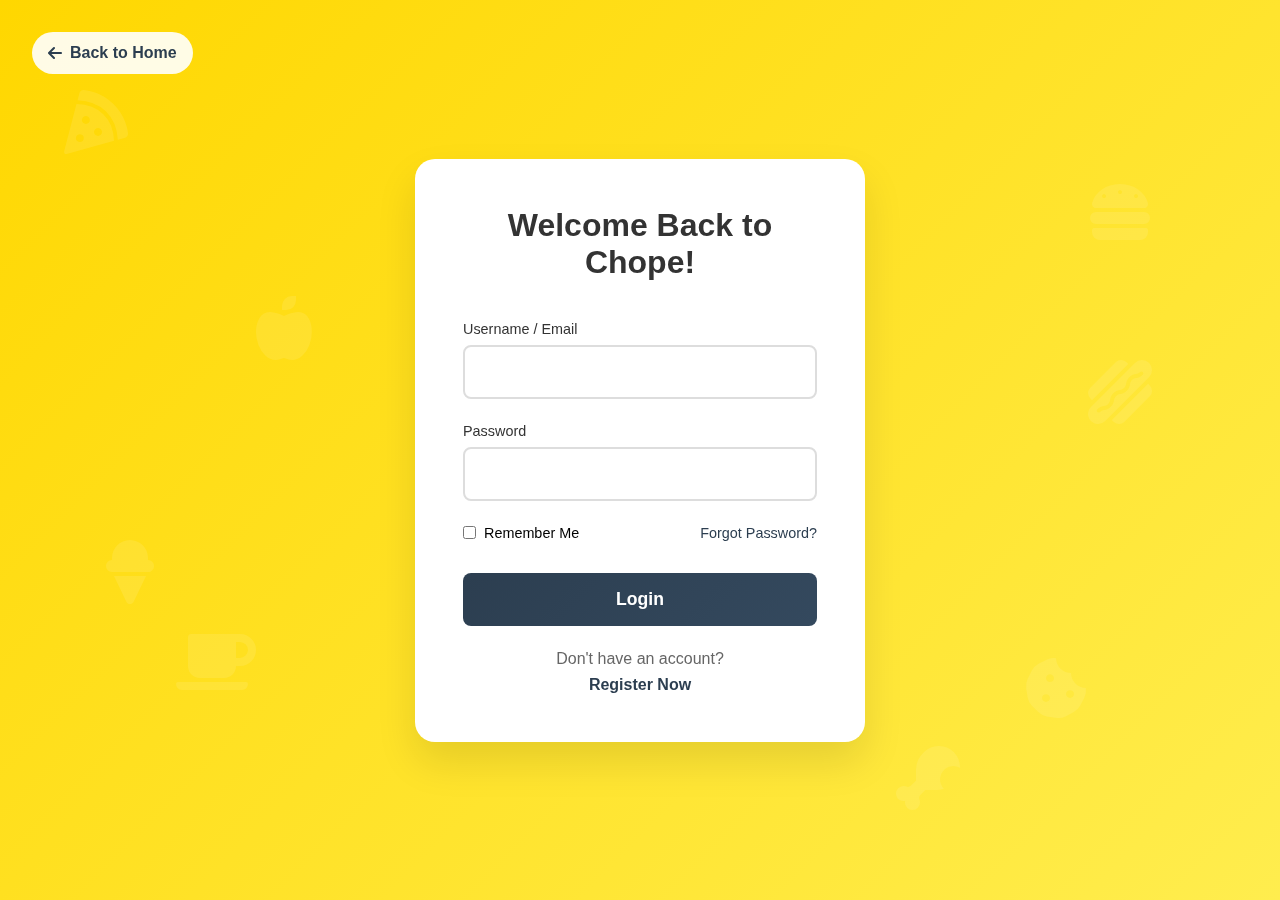
<file: login.html>
<!DOCTYPE html>
<html lang="en">
<head>
    <meta charset="UTF-8">
    <meta name="viewport" content="width=device-width, initial-scale=1.0">
    <title>Login - Chope with Grab</title>
    <link rel="stylesheet" href="login.css">
    <link rel="stylesheet" href="https://cdnjs.cloudflare.com/ajax/libs/font-awesome/6.0.0/css/all.min.css">

</head>
<body>
    <!-- Background Food Icons -->
    <div class="food-icons-bg">
        <i class="fas fa-pizza-slice bg-icon-1"></i>
        <i class="fas fa-hamburger bg-icon-2"></i>
        <i class="fas fa-ice-cream bg-icon-3"></i>
        <i class="fas fa-cookie-bite bg-icon-4"></i>
        <i class="fas fa-hotdog bg-icon-5"></i>
        <i class="fas fa-drumstick-bite bg-icon-6"></i>
        <i class="fas fa-coffee bg-icon-7"></i>
        <i class="fas fa-apple-alt bg-icon-8"></i>
    </div>

    <!-- Back to Home -->
    <div class="back-home">
        <a href="index.html">
            <i class="fas fa-arrow-left"></i>
            Back to Home
        </a>
    </div>

    <!-- Login Container -->
    <div class="login-container">
        <div class="login-header">
            <h1>Welcome Back to Chope!</h1>
        </div>

        <form id="loginForm">
            <div class="form-group">
                <label for="loginEmail">Username / Email</label>
                <input type="text" id="loginEmail" name="loginEmail" required>
            </div>

            <div class="form-group">
                <label for="loginPassword">Password</label>
                <input type="password" id="loginPassword" name="loginPassword" required>
            </div>

            <div class="form-options">
                <div class="remember-me">
                    <input type="checkbox" id="rememberMe" name="rememberMe">
                    <label for="rememberMe">Remember Me</label>
                </div>
                <a href="#" class="forgot-password">Forgot Password?</a>
            </div>

            <button type="submit" class="login-btn">Login</button>

            <div class="auth-switch">
                <p>Don't have an account?</p>
                <a href="register.html">Register Now</a>
            </div>
        </form>
    </div>

    <script src="login.js"></script>
</body>
</html>
</file>
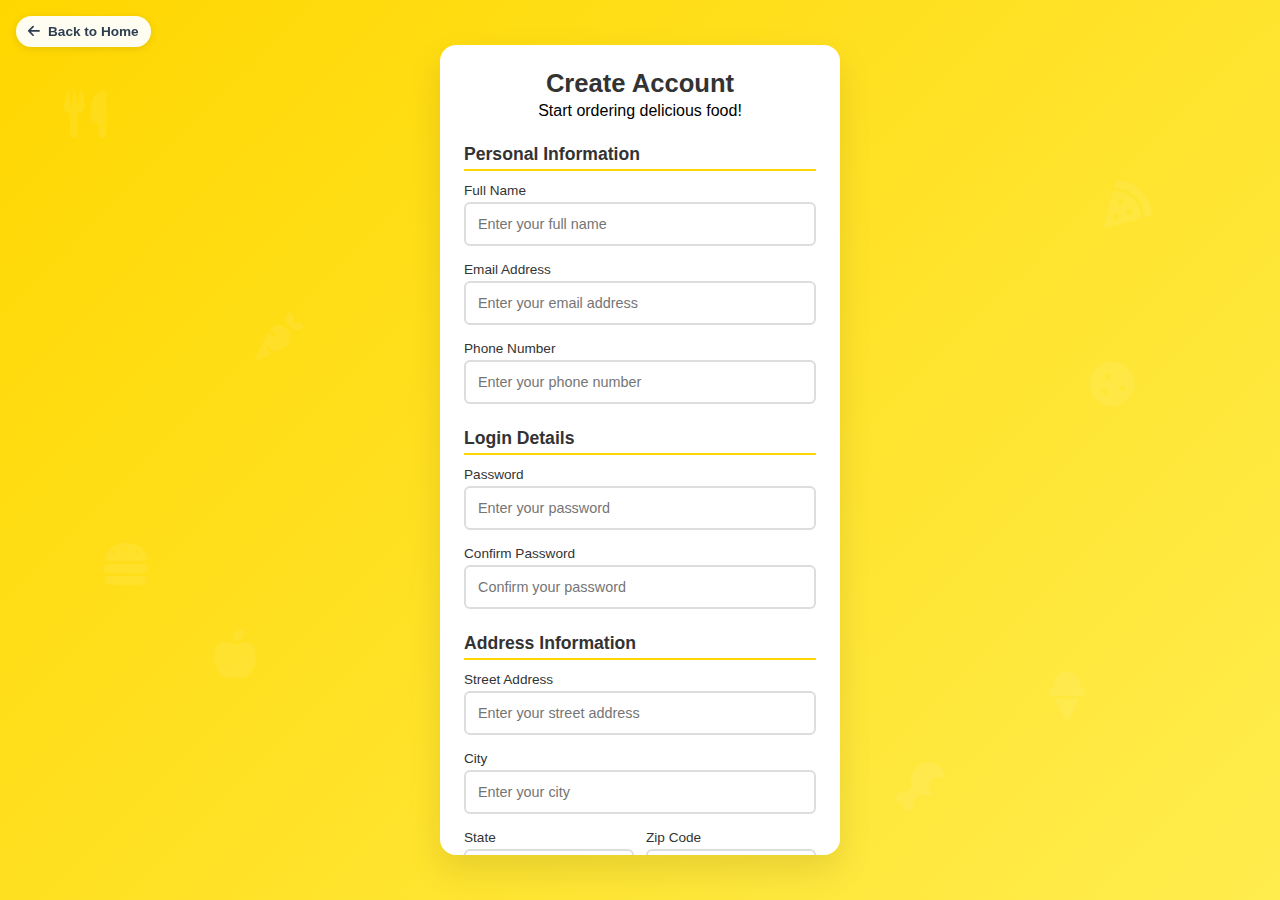
<file: register.html>
<!DOCTYPE html>
<html lang="en">
<head>
    <meta charset="UTF-8">
    <meta name="viewport" content="width=device-width, initial-scale=1.0">
    <title>Register - Food Delivery</title>
    <link rel="stylesheet" href="register.css">
    <link rel="stylesheet" href="https://cdnjs.cloudflare.com/ajax/libs/font-awesome/6.0.0/css/all.min.css" integrity="sha512-9usAa10IRO0HhonpyAIVpjrylPvoDwiPUiKdWk5t3PyolY1cOd4DSE0Ga+ri4AuTroPR5aQvXU9xC6qOPnzFeg==" crossorigin="anonymous" referrerpolicy="no-referrer" />
</head>
<body>

    <!-- Floating Food Icons Background -->
    <div class="food-icons-bg">
        <i class="fas fa-utensils bg-icon-1"></i>
        <i class="fas fa-pizza-slice bg-icon-2"></i>
        <i class="fas fa-hamburger bg-icon-3"></i>
        <i class="fas fa-ice-cream bg-icon-4"></i>
        <i class="fas fa-cookie bg-icon-5"></i>
        <i class="fas fa-drumstick-bite bg-icon-6"></i>
        <i class="fas fa-apple-alt bg-icon-7"></i>
        <i class="fas fa-carrot bg-icon-8"></i>
    </div>

    <!-- Back to Home Button -->
    <div class="back-home">
        <a href="index.html"><i class="fas fa-arrow-left"></i> Back to Home</a>
    </div>

    <div class="register-container">
        <div class="register-header">
            <h1>Create Account</h1>
            <p>Start ordering delicious food!</p>
        </div>

        <form id="registerForm">
            <h2 class="section-title">Personal Information</h2>
            <div class="form-group">
                <label for="fullName">Full Name</label>
                <input type="text" id="fullName" name="fullName" placeholder="Enter your full name">
                <div class="error-message"></div>
            </div>
            <div class="form-group">
                <label for="email">Email Address</label>
                <input type="email" id="email" name="email" placeholder="Enter your email address">
                <div class="error-message"></div>
            </div>
            <div class="form-group">
                <label for="phone">Phone Number</label>
                <input type="tel" id="phone" name="phone" placeholder="Enter your phone number">
                <div class="error-message"></div>
            </div>

            <h2 class="section-title">Login Details</h2>
            <div class="form-group">
                <label for="password">Password</label>
                <input type="password" id="password" name="password" placeholder="Enter your password">
                <div class="error-message"></div>
            </div>
            <div class="form-group">
                <label for="confirmPassword">Confirm Password</label>
                <input type="password" id="confirmPassword" name="confirmPassword" placeholder="Confirm your password">
                <div class="error-message"></div>
            </div>

            <h2 class="section-title">Address Information</h2>
            <div class="form-group">
                <label for="address">Street Address</label>
                <input type="text" id="address" name="address" placeholder="Enter your street address">
                <div class="error-message"></div>
            </div>
            <div class="form-group">
                <label for="city">City</label>
                <input type="text" id="city" name="city" placeholder="Enter your city">
                <div class="error-message"></div>
            </div>
            <div class="form-row">
                <div class="form-group">
                    <label for="state">State</label>
                    <input type="text" id="state" name="state" placeholder="Enter your state">
                    <div class="error-message"></div>
                </div>
                <div class="form-group">
                    <label for="zipCode">Zip Code</label>
                    <input type="text" id="zipCode" name="zipCode" placeholder="Enter your zip code">
                    <div class="error-message"></div>
                </div>
            </div>

            <button type="submit" class="register-btn">Create Account</button>

            <div class="auth-switch">
                <p>Already have an account?</p>
                <a href="login.html">Login here</a>
            </div>
        </form>
    </div>

    <script src="register.js"></script>
</body>
</html>
</file>
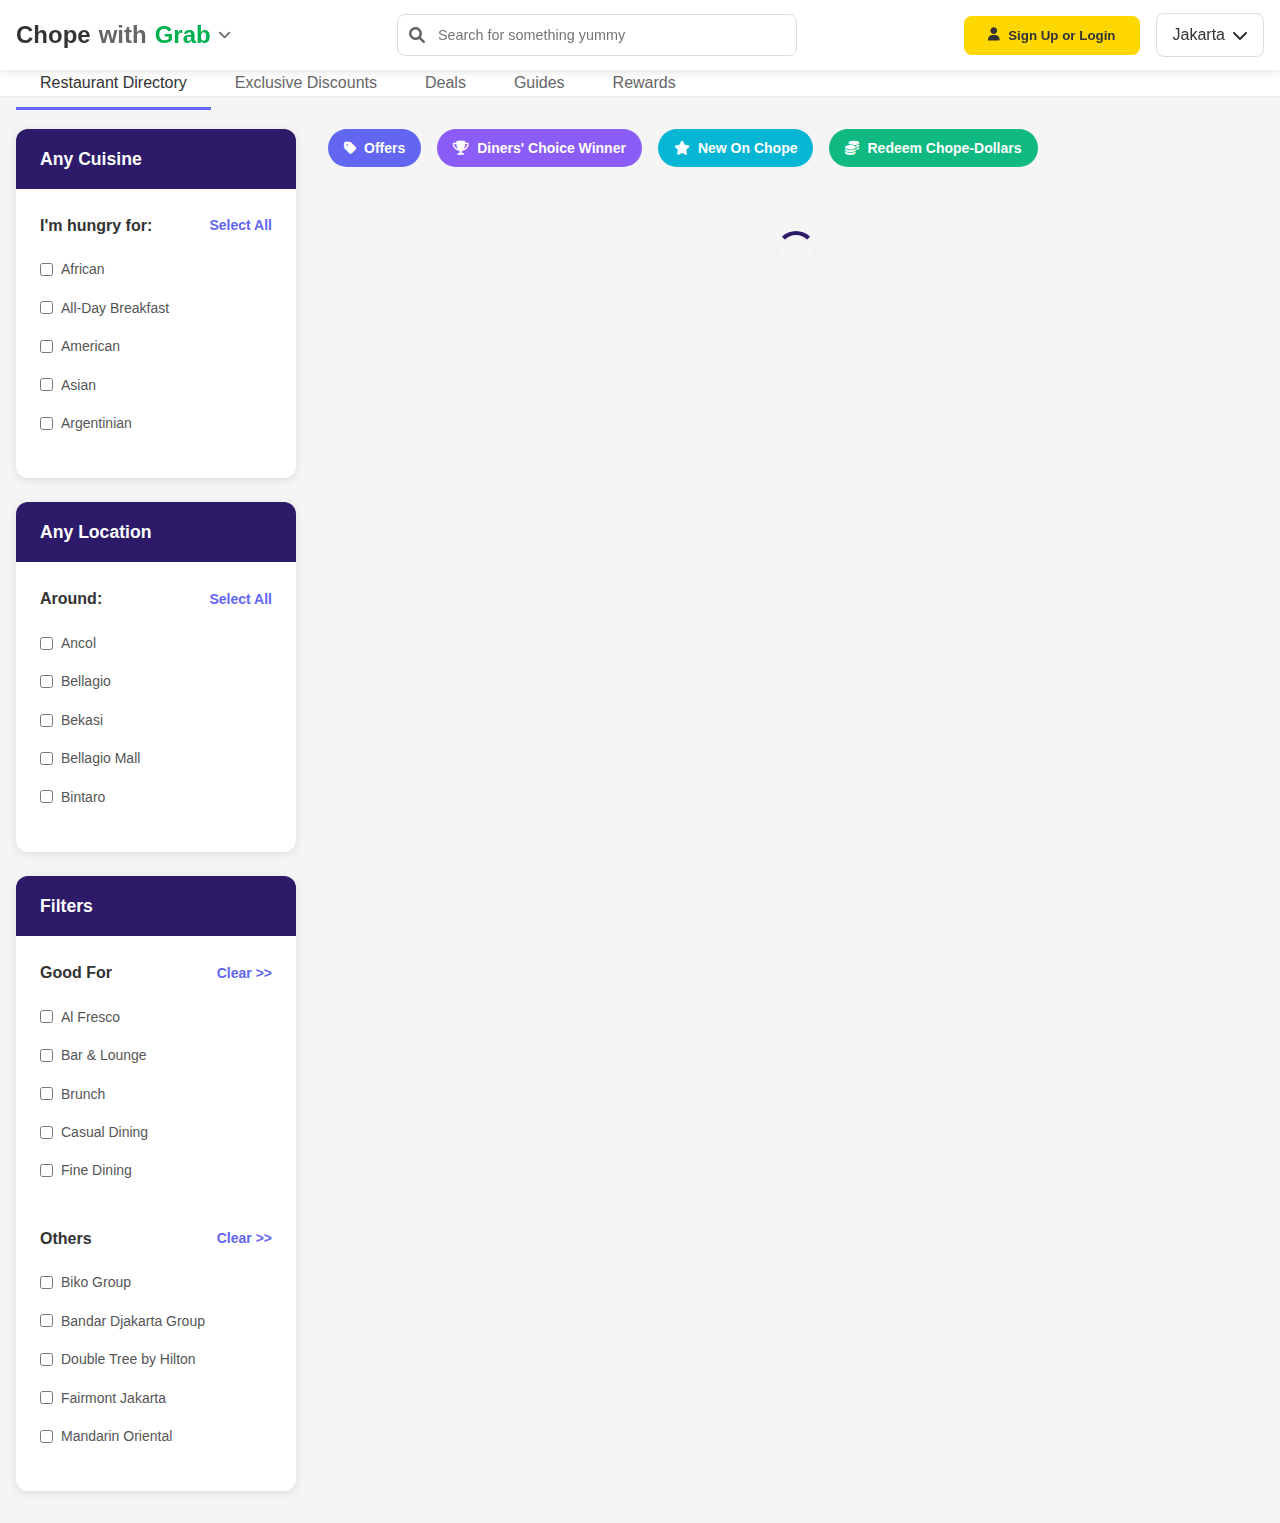
<file: restaurant-directory.html>
<!DOCTYPE html>
<html lang="en">
<head>
    <meta charset="UTF-8">
    <meta name="viewport" content="width=device-width, initial-scale=1.0">
    <title>Restaurant Directory - Chope with Grab</title>
    <link rel="stylesheet" href="/css/restaurant-directory.css">
    <link rel="stylesheet" href="https://cdnjs.cloudflare.com/ajax/libs/font-awesome/6.0.0/css/all.min.css">
</head>
<body>
    <!-- Header -->
    <header class="header">
        <div class="nav-container">
            <div class="logo" onclick="window.location.href='index.html'">
                <span class="chope">Chope</span>
                <span style="color: #666;">with</span>
                <span class="grab">Grab</span>
                <i class="fas fa-chevron-down" style="font-size: 0.8rem; color: #666;"></i>
            </div>

            <div class="search-container">
                <i class="fas fa-search search-icon"></i>
                <input type="text" class="search-input" placeholder="Search for something yummy">
            </div>

            <div class="header-right">
                <button class="auth-btn">
                    <i class="fas fa-user"></i>
                    Sign Up or Login
                </button>
                <div class="location-selector">
                    <span>Jakarta</span>
                    <i class="fas fa-chevron-down"></i>
                </div>
            </div>
        </div>
    </header>

    <!-- Navigation Menu -->
    <nav class="nav-menu">
        <div class="nav-menu-container">
            <ul class="nav-links">
                <li><a href="#" class="active">Restaurant Directory</a></li>
                <li><a href="#">Exclusive Discounts</a></li>
                <li><a href="/html/deals.html">Deals</a></li>
                <li><a href="#">Guides</a></li>
                <li><a href="#">Rewards</a></li>
            </ul>
        </div>
    </nav>

    <!-- Main Content -->
    <main class="main-container">
        <!-- Sidebar Filters -->
        <aside class="sidebar">
            <!-- Cuisine Filter -->
            <div class="filter-section">
                <div class="filter-header">Any Cuisine</div>
                <div class="filter-content">
                    <div class="filter-group">
                        <div class="filter-title">
                            I'm hungry for:
                            <a href="#" class="clear-link" onclick="clearCuisineFilters()">Select All</a>
                        </div>
                        <div class="checkbox-grid" id="cuisineFilters">
                            <!-- Cuisine checkboxes will be populated by JavaScript -->
                        </div>
                    </div>
                </div>
            </div>

            <!-- Location Filter -->
            <div class="filter-section">
                <div class="filter-header">Any Location</div>
                <div class="filter-content">
                    <div class="filter-group">
                        <div class="filter-title">
                            Around:
                            <a href="#" class="clear-link" onclick="clearLocationFilters()">Select All</a>
                        </div>
                        <div class="checkbox-grid" id="locationFilters">
                            <!-- Location checkboxes will be populated by JavaScript -->
                        </div>
                    </div>
                </div>
            </div>

            <!-- Additional Filters -->
            <div class="filter-section">
                <div class="filter-header">Filters</div>
                <div class="filter-content">
                    <div class="filter-group">
                        <div class="filter-title">
                            Good For
                            <a href="#" class="clear-link" onclick="clearGoodForFilters()">Clear >></a>
                        </div>
                        <div class="checkbox-grid" id="goodForFilters">
                            <!-- Good For checkboxes will be populated by JavaScript -->
                        </div>
                    </div>
                    
                    <div class="filter-group">
                        <div class="filter-title">
                            Others
                            <a href="#" class="clear-link" onclick="clearOthersFilters()">Clear >></a>
                        </div>
                        <div class="checkbox-grid" id="othersFilters">
                            <!-- Others checkboxes will be populated by JavaScript -->
                        </div>
                    </div>
                </div>
            </div>
        </aside>

        <!-- Restaurant Grid -->
        <section class="restaurant-content">
            <!-- Special Offers -->
            <div class="offers-section">
                <div class="offer-badge offers">
                    <i class="fas fa-tag"></i>
                    Offers
                </div>
                <div class="offer-badge diners">
                    <i class="fas fa-trophy"></i>
                    Diners' Choice Winner
                </div>
                <div class="offer-badge new">
                    <i class="fas fa-star"></i>
                    New On Chope
                </div>
                <div class="offer-badge redeem">
                    <i class="fas fa-coins"></i>
                    Redeem Chope-Dollars
                </div>
            </div>

            <div class="restaurant-grid" id="restaurantGrid">
                <!-- Loading state -->
                <div class="loading" id="loadingState">
                    <div class="spinner"></div>
                </div>
            </div>
        </section>
    </main>

    <!-- Menu Modal -->
    <div id="menuModal" class="modal">
        <div class="modal-content">
            <div class="modal-header">
                <h2 id="menuModalTitle">Restaurant Menu</h2>
                <span class="close" onclick="closeMenuModal()">&times;</span>
            </div>
            <div class="modal-body">
                <div id="menuItems" class="menu-items">
                    <!-- Menu carousel will be populated by JavaScript -->
                </div>
            </div>
        </div>
    </div>

    <!-- Booking Modal -->
    <div id="bookingModal" class="modal">
        <div class="modal-content">
            <div class="modal-header">
                <h2>Book a Table</h2>
                <span class="close" onclick="closeBookingModal()">&times;</span>
            </div>
            <div class="modal-body">
                <form id="bookingForm">
                    <div class="form-group">
                        <label for="restaurantName">Restaurant:</label>
                        <input type="text" id="restaurantName" name="restaurantName" readonly>
                    </div>
                    <div class="form-group">
                        <label for="guests">Number of Guests:</label>
                        <input type="number" id="guests" name="guests" min="1" max="20" required>
                    </div>
                    <div class="form-group">
                        <label for="date">Date:</label>
                        <input type="date" id="date" name="date" required>
                    </div>
                    <div class="form-group">
                        <label for="time">Time:</label>
                        <select id="time" name="time" required>
                            <option value="">Select a time</option>
                            <option value="17:00">5:00 PM</option>
                            <option value="18:00">6:00 PM</option>
                            <option value="19:00">7:00 PM</option>
                            <option value="20:00">8:00 PM</option>
                            <option value="21:00">9:00 PM</option>
                        </select>
                    </div>
                    <div class="form-actions">
                        <button type="button" onclick="closeBookingModal()" class="btn-cancel">Cancel</button>
                        <button type="submit" class="btn-confirm">Confirm Booking</button>
                    </div>
                </form>
            </div>
        </div>
    </div>

    <!-- Confirmation Modal -->
    <div id="confirmationModal" class="modal">
        <div class="modal-content">
            <div class="modal-header">
                <h2>Booking Confirmed!</h2>
                <span class="close" onclick="closeConfirmationModal()">&times;</span>
            </div>
            <div class="modal-body">
                <div class="confirmation-success">
                    <i class="fas fa-check-circle"></i>
                    <p>Your reservation has been successfully confirmed!</p>
                </div>
                <div class="booking-summary">
                    <h3>Booking Details:</h3>
                    <div class="summary-item">
                        <strong>Restaurant:</strong> <span id="confirmRestaurant"></span>
                    </div>
                    <div class="summary-item">
                        <strong>Date:</strong> <span id="confirmDate"></span>
                    </div>
                    <div class="summary-item">
                        <strong>Time:</strong> <span id="confirmTime"></span>
                    </div>
                    <div class="summary-item">
                        <strong>Guests:</strong> <span id="confirmGuests"></span>
                    </div>
                    <div class="summary-item">
                        <strong>Booking ID:</strong> <span id="confirmBookingId"></span>
                    </div>
                </div>
                <div class="form-actions">
                    <button onclick="closeConfirmationModal()" class="btn-done">Done</button>
                </div>
            </div>
        </div>
    </div>

    <script src="/js/restaurant-directory.js"></script>
</body>
</html>
</file>
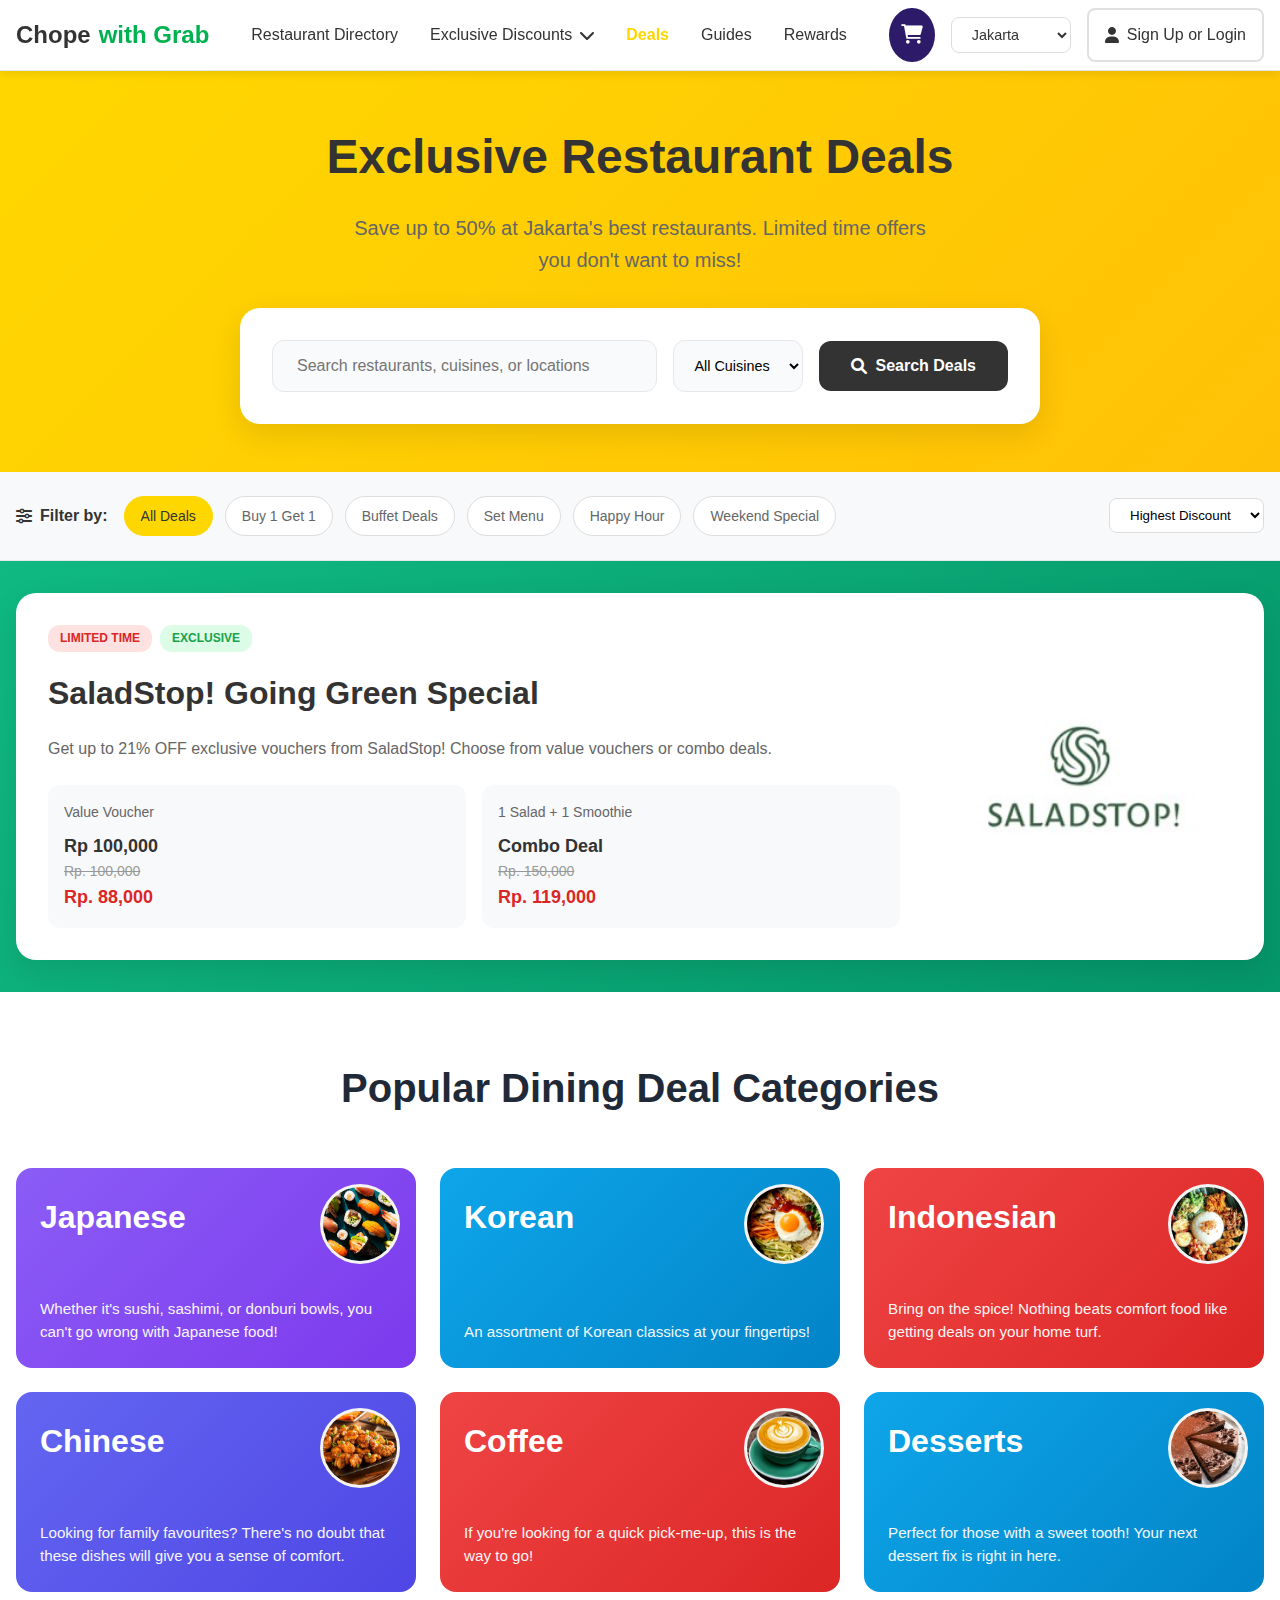
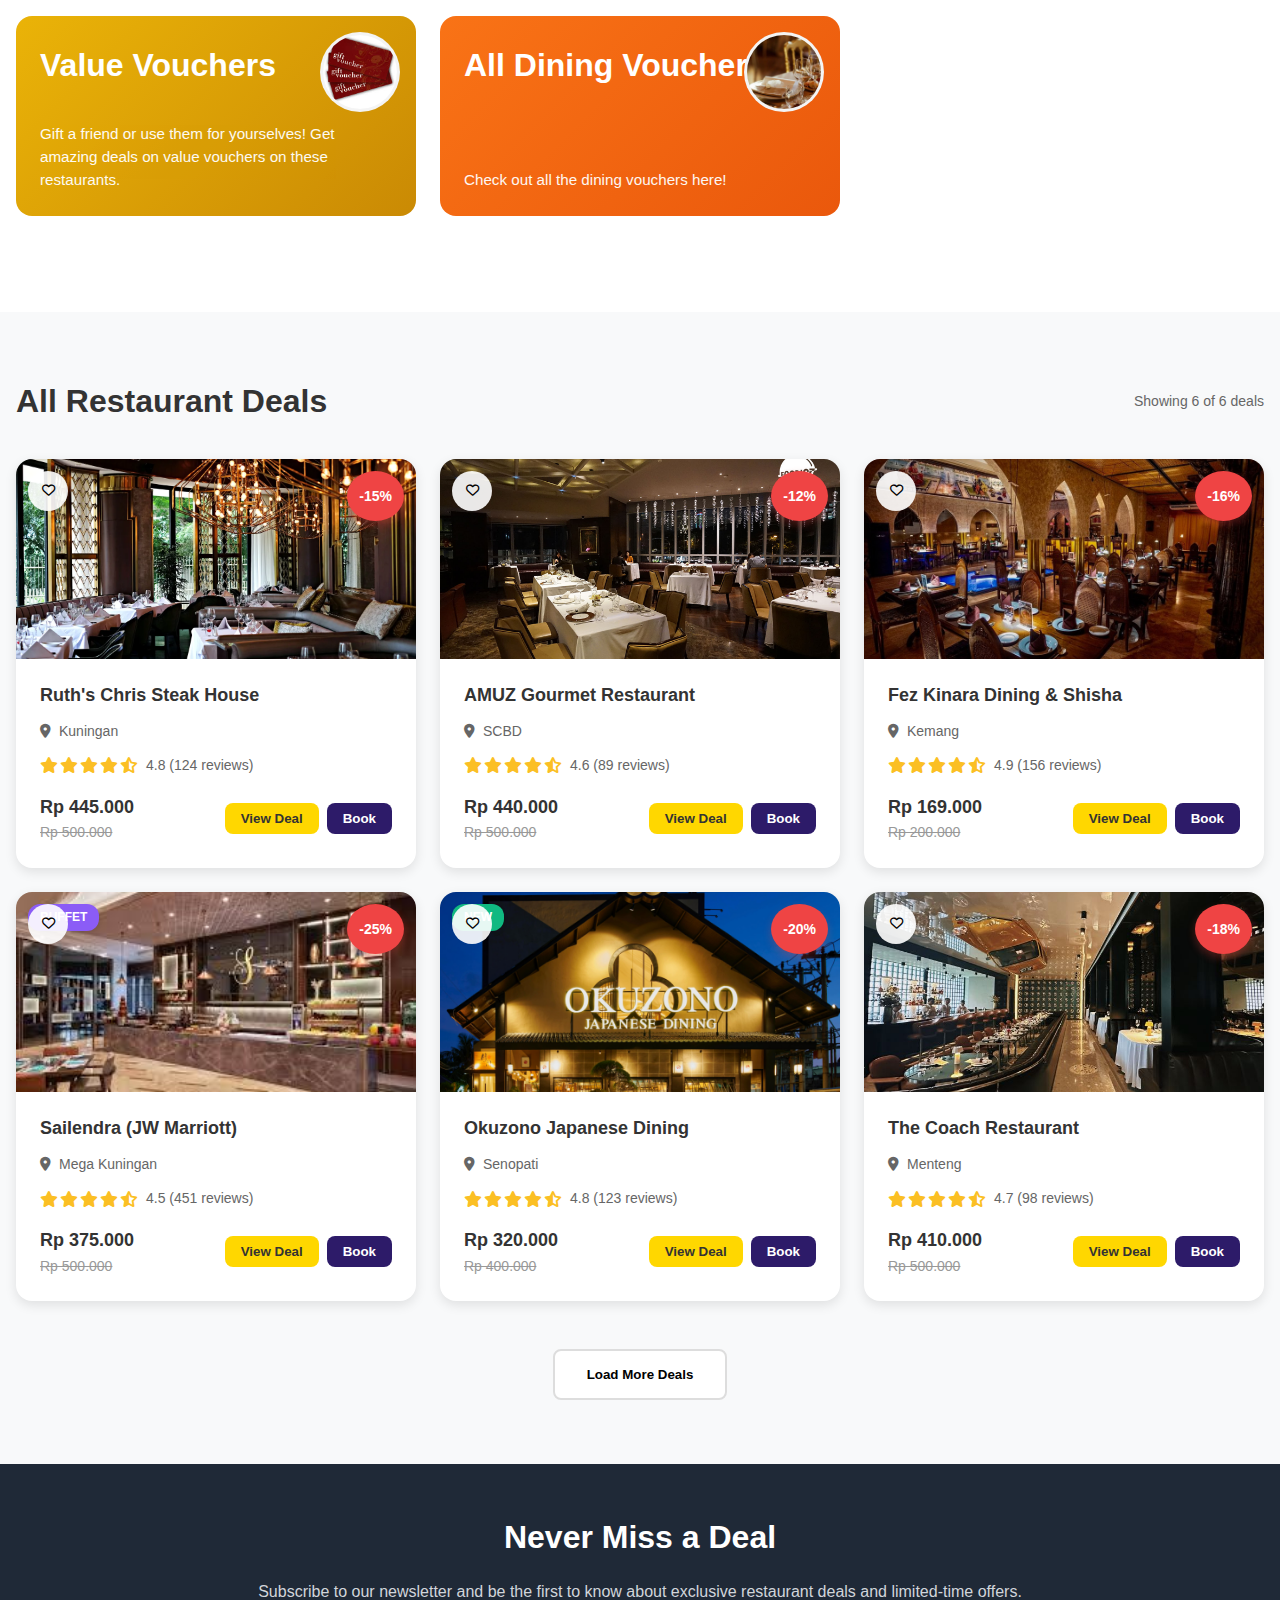
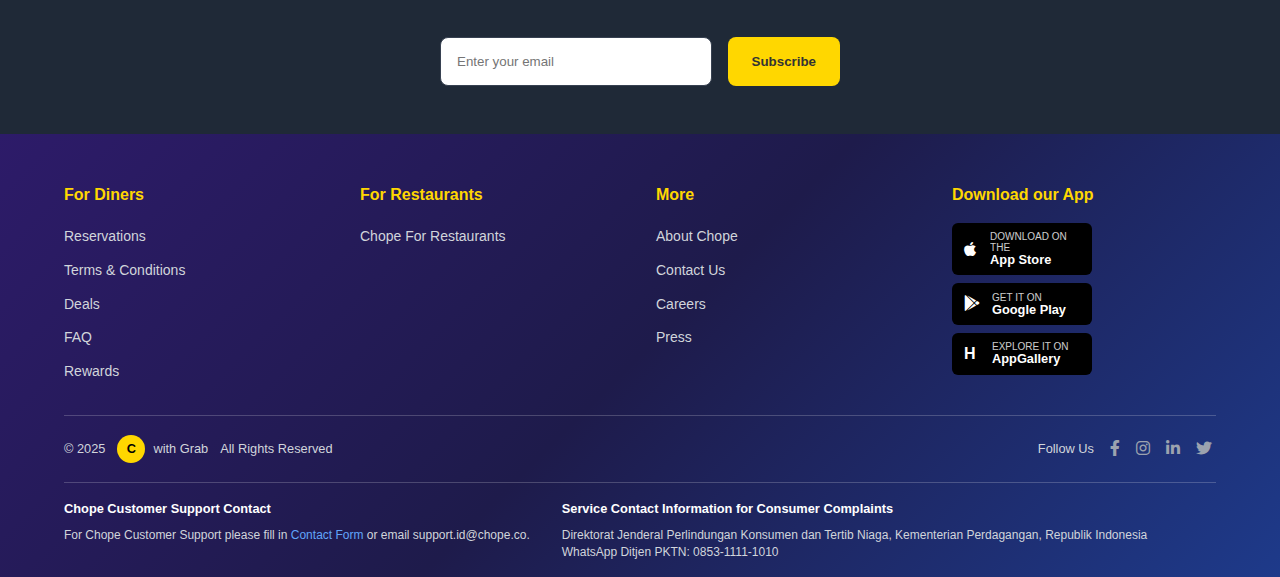
<file: html/deals.html>
<!DOCTYPE html>
<html lang="en">
<head>
    <meta charset="UTF-8">
    <meta name="viewport" content="width=device-width, initial-scale=1.0">
    <title>Chope Deals - Exclusive Restaurant Offers</title>
    <link rel="stylesheet" href="https://cdnjs.cloudflare.com/ajax/libs/font-awesome/6.0.0/css/all.min.css">
    <link rel="stylesheet" href="/css/deals.css">
</head>
<body>
    <!-- Navigation -->
    <header class="navbar">
        <nav class="nav-container">
            <div class="logo" onclick="window.location.href='index.html'">
                <span class="chope">Chope</span>
                <span class="grab">with Grab</span>
            </div>
            
            <ul class="nav-menu">
                <li><a href="restaurant-directory.html">Restaurant Directory</a></li>
                <li><a href="#">Exclusive Discounts <i class="fas fa-chevron-down"></i></a></li>
                <li><a href="#" class="active">Deals</a></li>
                <li><a href="#">Guides</a></li>
                <li><a href="#">Rewards</a></li>
            </ul>
            
            <div class="nav-right">
                <div class="cart-icon" onclick="openCartModal()">
                    <i class="fas fa-shopping-cart"></i>
                    <span class="cart-count" id="cartIcon" style="display: none;"></span>
                </div>
                
                <select class="location-selector">
                    <option value="jakarta">Jakarta</option>
                    <option value="singapore">Singapore</option>
                    <option value="bangkok">Bangkok</option>
                    <option value="bali">Bali</option>
                </select>

                <a href="#" class="auth-btn">
                    <i class="fas fa-user"></i>
                    Sign Up or Login
                </a>

                <button class="mobile-menu-btn">
                    <i class="fas fa-bars"></i>
                </button>
            </div>
        </nav>
    </header>

    <!-- Hero Section -->
    <section class="hero">
        <div class="hero-container">
            <h1>Exclusive Restaurant Deals</h1>
            <p>Save up to 50% at Jakarta's best restaurants. Limited time offers you don't want to miss!</p>
            
            <div class="search-bar">
                <form class="search-form">
                    <input type="text" class="search-input" placeholder="Search restaurants, cuisines, or locations">
                    <select class="search-select">
                        <option value="all">All Cuisines</option>
                        <option value="japanese">Japanese</option>
                        <option value="italian">Italian</option>
                        <option value="chinese">Chinese</option>
                        <option value="western">Western</option>
                    </select>
                    <button type="submit" class="search-btn">
                        <i class="fas fa-search"></i> Search Deals
                    </button>
                </form>
            </div>
        </div>
    </section>

    <!-- Filter Bar -->
    <section class="filter-bar">
        <div class="filter-container">
            <div class="filter-label">
                <i class="fas fa-sliders-h"></i>
                <span>Filter by:</span>
            </div>
            
            <div class="filter-tags">
                <a href="#" class="filter-tag active" data-filter="all">All Deals</a>
                <a href="#" class="filter-tag" data-filter="buy1get1">Buy 1 Get 1</a>
                <a href="#" class="filter-tag" data-filter="buffet">Buffet Deals</a>
                <a href="#" class="filter-tag" data-filter="setmenu">Set Menu</a>
                <a href="#" class="filter-tag" data-filter="happyhour">Happy Hour</a>
                <a href="#" class="filter-tag" data-filter="weekend">Weekend Special</a>
            </div>

            <select class="sort-select">
                <option value="discount">Highest Discount</option>
                <option value="rating">Highest Rating</option>
                <option value="price">Lowest Price</option>
                <option value="newest">Newest Deals</option>
            </select>
        </div>
    </section>

    <!-- Featured Banner -->
    <section class="featured-banner">
        <div class="banner-container">
            <div class="banner-content">
                <div class="banner-text">
                    <div class="banner-badges">
                        <span class="badge badge-red">LIMITED TIME</span>
                        <span class="badge badge-green">EXCLUSIVE</span>
                    </div>
                    <h2>SaladStop! Going Green Special</h2>
                    <p>Get up to 21% OFF exclusive vouchers from SaladStop! Choose from value vouchers or combo deals.</p>
                    
                    <div class="voucher-options">
                        <div class="voucher-card">
                            <div class="title">Value Voucher</div>
                            <div class="value">Rp 100,000</div>
                            <div class="original">Rp. 100,000</div>
                            <div class="price">Rp. 88,000</div>
                        </div>
                        <div class="voucher-card">
                            <div class="title">1 Salad + 1 Smoothie</div>
                            <div class="value">Combo Deal</div>
                            <div class="original">Rp. 150,000</div>
                            <div class="price">Rp. 119,000</div>
                        </div>
                    </div>
                </div>
                <img src="/assets/SaladStop_Deals.jpeg" alt="SaladStop promotion" class="banner-image">
            </div>
        </div>
    </section>

    <!-- Popular Dining Deal Categories -->
    <section class="categories-section">
        <div class="categories-container">
            <h2 class="section-title">Popular Dining Deal Categories</h2>
            
            <div class="categories-grid">
                <div class="category-card japanese" data-category="japanese">
                    <div class="category-content">
                        <h3 class="category-title">Japanese</h3>
                        <p class="category-description">Whether it's sushi, sashimi, or donburi bowls, you can't go wrong with Japanese food!</p>
                    </div>
                    <img src="/assets/Deals_Japanese.webp" alt="Japanese food" class="category-image">
                </div>

                <div class="category-card korean" data-category="korean">
                    <div class="category-content">
                        <h3 class="category-title">Korean</h3>
                        <p class="category-description">An assortment of Korean classics at your fingertips!</p>
                    </div>
                    <img src="/assets/Deals_Korean.jpeg" alt="Korean food" class="category-image">
                </div>

                <div class="category-card indonesian" data-category="indonesian">
                    <div class="category-content">
                        <h3 class="category-title">Indonesian</h3>
                        <p class="category-description">Bring on the spice! Nothing beats comfort food like getting deals on your home turf.</p>
                    </div>
                    <img src="/assets/Deals_Indonesian.webp" alt="Indonesian food" class="category-image">
                </div>

                <div class="category-card chinese" data-category="chinese">
                    <div class="category-content">
                        <h3 class="category-title">Chinese</h3>
                        <p class="category-description">Looking for family favourites? There's no doubt that these dishes will give you a sense of comfort.</p>
                    </div>
                    <img src="/assets/Deals_Chinese.webp" alt="Chinese food" class="category-image">
                </div>

                <div class="category-card coffee" data-category="coffee">
                    <div class="category-content">
                        <h3 class="category-title">Coffee</h3>
                        <p class="category-description">If you're looking for a quick pick-me-up, this is the way to go!</p>
                    </div>
                    <img src="/assets/Deals_Coffee.jpeg" alt="Coffee" class="category-image">
                </div>

                <div class="category-card desserts" data-category="desserts">
                    <div class="category-content">
                        <h3 class="category-title">Desserts</h3>
                        <p class="category-description">Perfect for those with a sweet tooth! Your next dessert fix is right in here.</p>
                    </div>
                    <img src="/assets/Deals_Desserts.webp" alt="Desserts" class="category-image">
                </div>

                <div class="category-card vouchers" data-category="vouchers">
                    <div class="category-content">
                        <h3 class="category-title">Value Vouchers</h3>
                        <p class="category-description">Gift a friend or use them for yourselves! Get amazing deals on value vouchers on these restaurants.</p>
                    </div>
                    <img src="/assets/Deals_ValueVouchers.jpeg" alt="Value vouchers" class="category-image">
                </div>

                <div class="category-card all-dining" data-category="all">
                    <div class="category-content">
                        <h3 class="category-title">All Dining Vouchers</h3>
                        <p class="category-description">Check out all the dining vouchers here!</p>
                    </div>
                    <img src="/assets/Deals_Dining.jpeg" alt="All dining vouchers" class="category-image">
                </div>
            </div>
        </div>
    </section>

    <!-- Deals Grid -->
    <section class="deals-section">
        <div class="deals-container">
            <div class="deals-header">
                <h2>All Restaurant Deals</h2>
                <div class="deals-count">Showing <span id="visibleDealsCount">0</span> of <span id="totalDealsCount">0</span> deals</div>
            </div>

            <div class="deals-grid" id="dealsGrid">
                <!-- Deal cards will be dynamically generated here -->
            </div>

            <button class="load-more-btn" id="loadMoreBtn">Load More Deals</button>
        </div>
    </section>

    <!-- Newsletter Section -->
    <section class="newsletter-section">
        <div class="newsletter-container">
            <h2>Never Miss a Deal</h2>
            <p>Subscribe to our newsletter and be the first to know about exclusive restaurant deals and limited-time offers.</p>
            <form class="newsletter-form">
                <input type="email" class="newsletter-input" placeholder="Enter your email">
                <button type="submit" class="newsletter-btn">Subscribe</button>
            </form>
        </div>
    </section>

    <!-- Footer -->
    <footer class="footer">
        <div class="footer-container">
            <!-- Main Footer Content -->
            <div class="footer-grid">
                <!-- For Diners Column -->
                <div class="footer-column">
                    <h3>For Diners</h3>
                    <ul class="footer-links">
                        <li><a href="#">Reservations</a></li>
                        <li><a href="#">Terms & Conditions</a></li>
                        <li><a href="#">Deals</a></li>
                        <li><a href="#">FAQ</a></li>
                        <li><a href="#">Rewards</a></li>
                    </ul>
                </div>

                <!-- For Restaurants Column -->
                <div class="footer-column">
                    <h3>For Restaurants</h3>
                    <ul class="footer-links">
                        <li><a href="#">Chope For Restaurants</a></li>
                    </ul>
                </div>

                <!-- More Column -->
                <div class="footer-column">
                    <h3>More</h3>
                    <ul class="footer-links">
                        <li><a href="#">About Chope</a></li>
                        <li><a href="#">Contact Us</a></li>
                        <li><a href="#">Careers</a></li>
                        <li><a href="#">Press</a></li>
                    </ul>
                </div>

                <!-- Download our App Column -->
                <div class="footer-column">
                    <h3>Download our App</h3>
                    <div class="app-buttons">
                        <!-- App Store Button -->
                        <a href="#" class="app-button">
                            <div class="app-icon">
                                <i class="fab fa-apple"></i>
                            </div>
                            <div class="app-text">
                                <div class="app-subtitle">Download on the</div>
                                <div class="app-title">App Store</div>
                            </div>
                        </a>

                        <!-- Google Play Button -->
                        <a href="#" class="app-button">
                            <div class="app-icon">
                                <i class="fab fa-google-play"></i>
                            </div>
                            <div class="app-text">
                                <div class="app-subtitle">GET IT ON</div>
                                <div class="app-title">Google Play</div>
                            </div>
                        </a>

                        <!-- AppGallery Button -->
                        <a href="#" class="app-button">
                            <div class="app-icon">
                                <span style="font-weight: bold;">H</span>
                            </div>
                            <div class="app-text">
                                <div class="app-subtitle">EXPLORE IT ON</div>
                                <div class="app-title">AppGallery</div>
                            </div>
                        </a>
                    </div>
                </div>
            </div>

            <!-- Bottom Section -->
            <div class="footer-bottom">
                <div class="footer-bottom-content">
                    <!-- Copyright and Logo -->
                    <div class="footer-copyright">
                        <span style="color: #d1d5db; font-size: 0.8rem;">© 2025</span>
                        <div class="logo-section">
                            <div class="chope-logo">
                                <span class="logo-icon">C</span>
                            </div>
                            <span style="color: #d1d5db; font-size: 0.8rem;">with Grab</span>
                        </div>
                        <span style="color: #d1d5db; font-size: 0.8rem;">All Rights Reserved</span>
                    </div>

                    <!-- Social Media -->
                    <div class="social-section">
                        <span style="color: #d1d5db; font-size: 0.8rem;">Follow Us</span>
                        <div class="social-icons">
                            <a href="#" class="social-link">
                                <i class="fab fa-facebook-f"></i>
                            </a>
                            <a href="#" class="social-link">
                                <i class="fab fa-instagram"></i>
                            </a>
                            <a href="#" class="social-link">
                                <i class="fab fa-linkedin-in"></i>
                            </a>
                            <a href="#" class="social-link">
                                <i class="fab fa-twitter"></i>
                            </a>
                        </div>
                    </div>
                </div>

                <!-- Contact Information -->
                <div class="contact-info">
                    <div class="contact-section">
                        <h4>Chope Customer Support Contact</h4>
                        <p>
                            For Chope Customer Support please fill in 
                            <a href="#" class="contact-link">Contact Form</a> 
                            or email support.id@chope.co.
                        </p>
                    </div>

                    <div class="contact-section">
                        <h4>Service Contact Information for Consumer Complaints</h4>
                        <p>
                            Direktorat Jenderal Perlindungan Konsumen dan Tertib Niaga, Kementerian Perdagangan, Republik Indonesia
                        </p>
                        <p>WhatsApp Ditjen PKTN: 0853-1111-1010</p>
                    </div>
                </div>
            </div>
        </div>
    </footer>

    <!-- Deal/Menu Modal -->
    <div id="foodOrderModal" class="modal">
        <div class="modal-content food-order-modal">
            <div class="modal-header">
                <div id="foodOrderModalTitle" class="restaurant-header">
                    <!-- Restaurant title and info will be populated here -->
                </div>
                <span class="close" onclick="closeFoodOrderModal()">&times;</span>
            </div>
            <div class="modal-body">
                <div id="foodOrderModalContent" class="food-order-container">
                    <!-- Menu items and cart will be populated here -->
                </div>
                <div class="modal-actions">
                    <button class="add-deal-to-cart-btn" onclick="addDealToCart()">Add Deal to Cart</button>
                </div>
            </div>
        </div>
    </div>

    <!-- Cart Modal -->
    <div id="cartModal" class="modal">
        <div class="modal-content">
            <div class="modal-header">
                <h2>Your Cart</h2>
                <span class="close" onclick="closeCartModal()">&times;</span>
            </div>
            <div class="modal-body">
                <div id="cartItems" class="cart-items">
                    <!-- Cart items will be populated here -->
                </div>
                <div id="cartModalSummary" class="cart-summary">
                    <!-- Cart summary will be populated here -->
                </div>
                <div class="cart-actions">
                    <button class="btn-cancel" onclick="closeCartModal()">Continue Shopping</button>
                    <button class="btn-confirm" id="proceedToCheckoutBtn" onclick="proceedToCheckout()">Proceed to Checkout</button>
                </div>
            </div>
        </div>
    </div>

    <!-- Checkout Modal -->
    <div id="checkoutModal" class="modal">
        <div class="modal-content checkout-modal">
            <div class="modal-header">
                <h2 id="checkoutModalTitle">Checkout</h2>
                <span class="close" onclick="closeCheckoutModal()">&times;</span>
            </div>
            <div class="modal-body">
                <!-- Step 1: Customer Information -->
                <div id="checkoutStep1" class="checkout-step">
                    <div class="checkout-summary">
                        <h3>Order Summary</h3>
                        <div class="checkout-total">Total: <span id="checkoutTotal">Rp 0</span></div>
                    </div>
                    
                    <form id="customerInfoForm" class="checkout-form">
                        <div class="form-group">
                            <label for="fullName">Full Name</label>
                            <input type="text" id="fullName" name="fullName" required>
                            <div class="error-message" id="fullNameError"></div>
                        </div>
                        
                        <div class="form-group">
                            <label for="phoneNumber">Phone Number</label>
                            <input type="tel" id="phoneNumber" name="phoneNumber" required>
                            <div class="error-message" id="phoneNumberError"></div>
                        </div>
                        
                        <div class="form-group">
                            <label for="emailAddress">Email Address</label>
                            <input type="email" id="emailAddress" name="emailAddress" required>
                            <div class="error-message" id="emailAddressError"></div>
                        </div>
                        
                        <button type="submit" class="checkout-btn">Next: Select Payment</button>
                    </form>
                </div>
                
                <!-- Step 2: Payment Method -->
                <div id="checkoutStep2" class="checkout-step" style="display: none;">
                    <div class="checkout-summary">
                        <h3>Order Summary</h3>
                        <div class="checkout-total">Total: <span id="checkoutTotal2">Rp 0</span></div>
                        
                        <div class="customer-info-summary">
                            <h4>Customer Information</h4>
                            <p id="summaryFullName"></p>
                            <p id="summaryPhoneNumber"></p>
                            <p id="summaryEmailAddress"></p>
                        </div>
                    </div>
                    
                    <div class="payment-methods">
                        <h3>Select Payment Method</h3>
                        <div class="payment-options">
                            <div class="payment-option" data-payment="credit-card">
                                <i class="fas fa-credit-card"></i>
                                <span>Credit Card</span>
                            </div>
                            <div class="payment-option" data-payment="bca">
                                <i class="fas fa-university"></i>
                                <span>BCA Virtual Account</span>
                            </div>
                            <div class="payment-option" data-payment="gopay">
                                <i class="fas fa-wallet"></i>
                                <span>GoPay</span>
                            </div>
                            <div class="payment-option" data-payment="ovo">
                                <i class="fas fa-money-bill-wave"></i>
                                <span>OVO</span>
                            </div>
                        </div>
                        <div class="error-message" id="paymentMethodError"></div>
                    </div>
                    
                    <button id="placeOrderBtn" class="checkout-btn" disabled>Place Order</button>
                </div>
                
                <!-- Step 3: Order Confirmation -->
                <div id="checkoutStep3" class="checkout-step" style="display: none;">
                    <div class="order-confirmation">
                        <div class="confirmation-icon">
                            <i class="fas fa-check-circle"></i>
                        </div>
                        <h3>Thank You! Your order has been placed.</h3>
                        
                        <div class="order-details">
                            <div class="order-detail">
                                <span class="detail-label">Order ID:</span>
                                <span class="detail-value" id="orderIdValue"></span>
                            </div>
                            <div class="order-detail">
                                <span class="detail-label">Total Amount:</span>
                                <span class="detail-value" id="totalAmountValue"></span>
                            </div>
                            <div class="order-detail">
                                <span class="detail-label">Payment Method:</span>
                                <span class="detail-value" id="paymentMethodValue"></span>
                            </div>
                        </div>
                        
                        <button class="checkout-btn" onclick="finishCheckout()">Done</button>
                    </div>
                </div>
            </div>
        </div>
    </div>

    <!-- Notification Container -->
    <div id="notificationContainer"></div>

    <script src="/js/deals.js"></script>
</body>
</html>
</file>
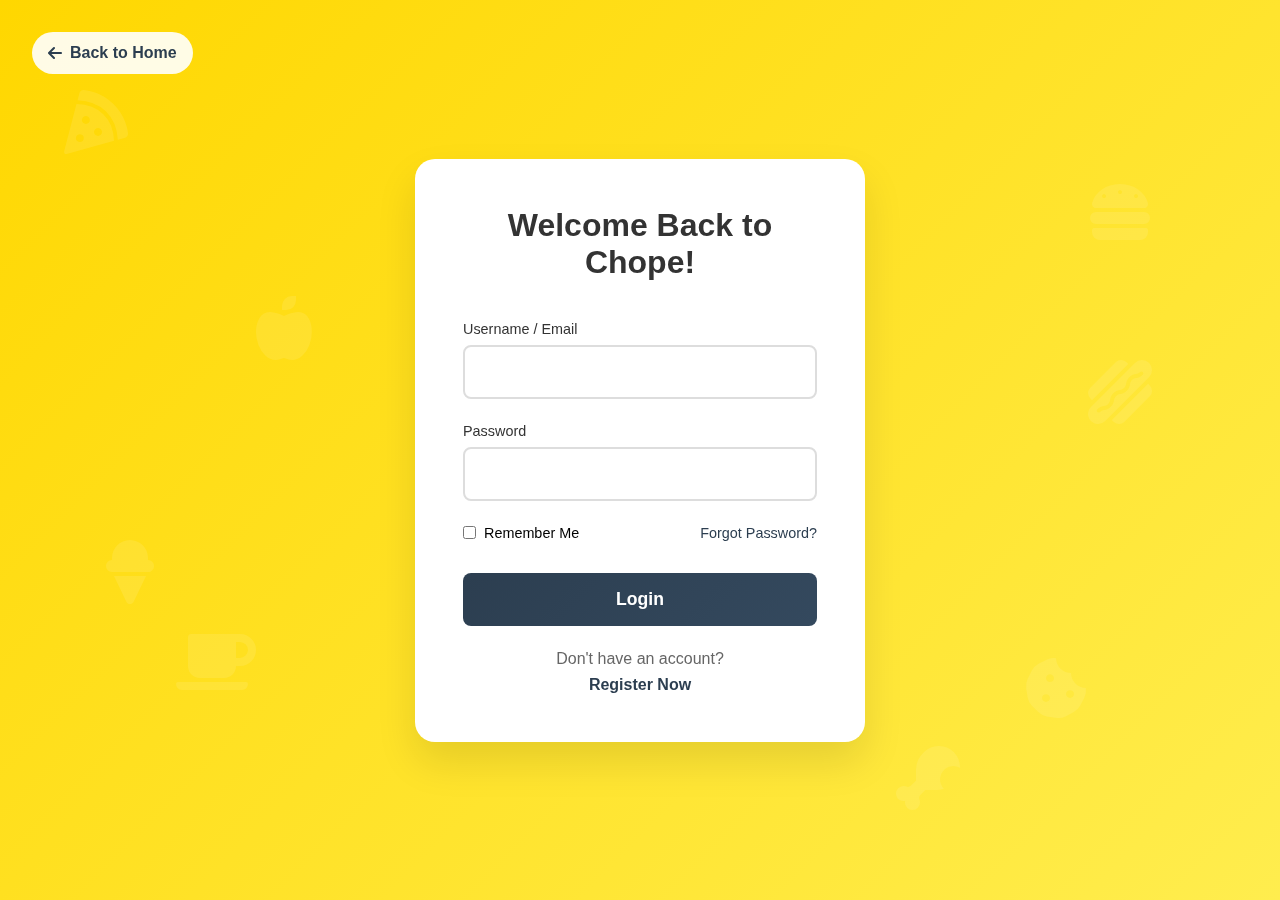
<file: html/login.html>
<!DOCTYPE html>
<html lang="en">
<head>
    <meta charset="UTF-8">
    <meta name="viewport" content="width=device-width, initial-scale=1.0">
    <title>Login - Chope with Grab</title>
    <link rel="stylesheet" href="/css/login.css">
    <link rel="stylesheet" href="https://cdnjs.cloudflare.com/ajax/libs/font-awesome/6.0.0/css/all.min.css">

</head>
<body>
    <!-- Background Food Icons -->
    <div class="food-icons-bg">
        <i class="fas fa-pizza-slice bg-icon-1"></i>
        <i class="fas fa-hamburger bg-icon-2"></i>
        <i class="fas fa-ice-cream bg-icon-3"></i>
        <i class="fas fa-cookie-bite bg-icon-4"></i>
        <i class="fas fa-hotdog bg-icon-5"></i>
        <i class="fas fa-drumstick-bite bg-icon-6"></i>
        <i class="fas fa-coffee bg-icon-7"></i>
        <i class="fas fa-apple-alt bg-icon-8"></i>
    </div>

    <!-- Back to Home -->
    <div class="back-home">
        <a href="index.html">
            <i class="fas fa-arrow-left"></i>
            Back to Home
        </a>
    </div>

    <!-- Login Container -->
    <div class="login-container">
        <div class="login-header">
            <h1>Welcome Back to Chope!</h1>
        </div>

        <form id="loginForm">
            <div class="form-group">
                <label for="loginEmail">Username / Email</label>
                <input type="text" id="loginEmail" name="loginEmail" required>
            </div>

            <div class="form-group">
                <label for="loginPassword">Password</label>
                <input type="password" id="loginPassword" name="loginPassword" required>
            </div>

            <div class="form-options">
                <div class="remember-me">
                    <input type="checkbox" id="rememberMe" name="rememberMe">
                    <label for="rememberMe">Remember Me</label>
                </div>
                <a href="#" class="forgot-password">Forgot Password?</a>
            </div>

            <button type="submit" class="login-btn">Login</button>

            <div class="auth-switch">
                <p>Don't have an account?</p>
                <a href="register.html">Register Now</a>
            </div>
        </form>
    </div>

    <script src="/js/login.js"></script>
</body>
</html>
</file>
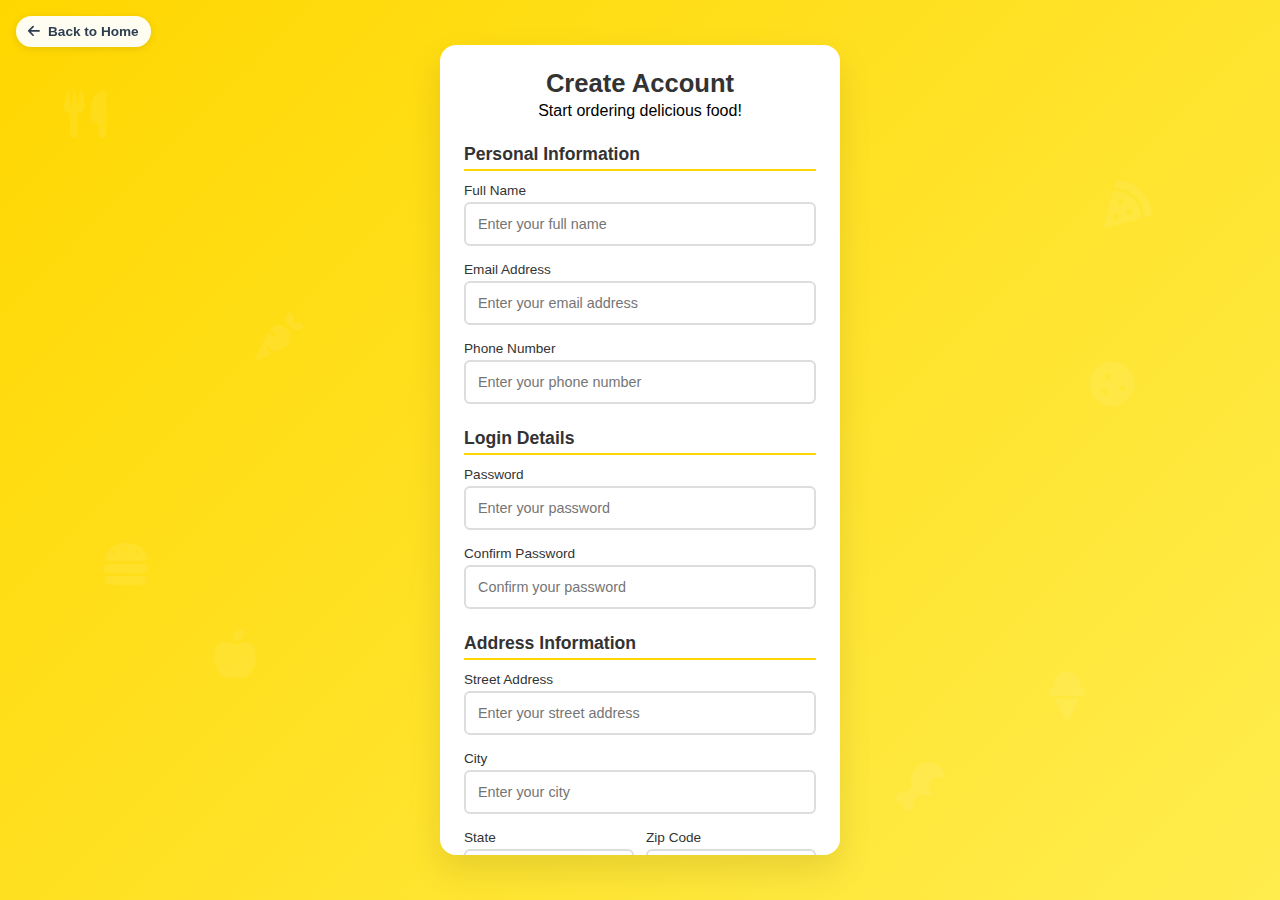
<file: html/register.html>
<!DOCTYPE html>
<html lang="en">
<head>
    <meta charset="UTF-8">
    <meta name="viewport" content="width=device-width, initial-scale=1.0">
    <title>Register - Food Delivery</title>
    <link rel="stylesheet" href="/css/register.css">
    <link rel="stylesheet" href="https://cdnjs.cloudflare.com/ajax/libs/font-awesome/6.0.0/css/all.min.css" integrity="sha512-9usAa10IRO0HhonpyAIVpjrylPvoDwiPUiKdWk5t3PyolY1cOd4DSE0Ga+ri4AuTroPR5aQvXU9xC6qOPnzFeg==" crossorigin="anonymous" referrerpolicy="no-referrer" />
</head>
<body>

    <!-- Floating Food Icons Background -->
    <div class="food-icons-bg">
        <i class="fas fa-utensils bg-icon-1"></i>
        <i class="fas fa-pizza-slice bg-icon-2"></i>
        <i class="fas fa-hamburger bg-icon-3"></i>
        <i class="fas fa-ice-cream bg-icon-4"></i>
        <i class="fas fa-cookie bg-icon-5"></i>
        <i class="fas fa-drumstick-bite bg-icon-6"></i>
        <i class="fas fa-apple-alt bg-icon-7"></i>
        <i class="fas fa-carrot bg-icon-8"></i>
    </div>

    <!-- Back to Home Button -->
    <div class="back-home">
        <a href="index.html"><i class="fas fa-arrow-left"></i> Back to Home</a>
    </div>

    <div class="register-container">
        <div class="register-header">
            <h1>Create Account</h1>
            <p>Start ordering delicious food!</p>
        </div>

        <form id="registerForm">
            <h2 class="section-title">Personal Information</h2>
            <div class="form-group">
                <label for="fullName">Full Name</label>
                <input type="text" id="fullName" name="fullName" placeholder="Enter your full name">
                <div class="error-message"></div>
            </div>
            <div class="form-group">
                <label for="email">Email Address</label>
                <input type="email" id="email" name="email" placeholder="Enter your email address">
                <div class="error-message"></div>
            </div>
            <div class="form-group">
                <label for="phone">Phone Number</label>
                <input type="tel" id="phone" name="phone" placeholder="Enter your phone number">
                <div class="error-message"></div>
            </div>

            <h2 class="section-title">Login Details</h2>
            <div class="form-group">
                <label for="password">Password</label>
                <input type="password" id="password" name="password" placeholder="Enter your password">
                <div class="error-message"></div>
            </div>
            <div class="form-group">
                <label for="confirmPassword">Confirm Password</label>
                <input type="password" id="confirmPassword" name="confirmPassword" placeholder="Confirm your password">
                <div class="error-message"></div>
            </div>

            <h2 class="section-title">Address Information</h2>
            <div class="form-group">
                <label for="address">Street Address</label>
                <input type="text" id="address" name="address" placeholder="Enter your street address">
                <div class="error-message"></div>
            </div>
            <div class="form-group">
                <label for="city">City</label>
                <input type="text" id="city" name="city" placeholder="Enter your city">
                <div class="error-message"></div>
            </div>
            <div class="form-row">
                <div class="form-group">
                    <label for="state">State</label>
                    <input type="text" id="state" name="state" placeholder="Enter your state">
                    <div class="error-message"></div>
                </div>
                <div class="form-group">
                    <label for="zipCode">Zip Code</label>
                    <input type="text" id="zipCode" name="zipCode" placeholder="Enter your zip code">
                    <div class="error-message"></div>
                </div>
            </div>

            <button type="submit" class="register-btn">Create Account</button>

            <div class="auth-switch">
                <p>Already have an account?</p>
                <a href="login.html">Login here</a>
            </div>
        </form>
    </div>

    <script src="/js/register.js"></script>
</body>
</html>
</file>
<file: login.css>
* {
            margin: 0;
            padding: 0;
            box-sizing: border-box;
        }

        body {
            font-family: 'Segoe UI', Tahoma, Geneva, Verdana, sans-serif;
            background: linear-gradient(135deg, #ffd700, #ffed4e);
            min-height: 100vh;
            display: flex;
            align-items: center;
            justify-content: center;
            padding: 2rem;
            position: relative;
            overflow: hidden;
        }

        /* Floating Food Icons Background */
        .food-icons-bg {
            position: fixed;
            top: 0;
            left: 0;
            width: 100%;
            height: 100%;
            pointer-events: none;
            z-index: 1;
        }

        .food-icons-bg i {
            position: absolute;
            font-size: 4rem;
            color: rgba(255, 255, 255, 0.1);
            animation: float 8s ease-in-out infinite;
        }

        .bg-icon-1 { top: 10%; left: 5%; animation-delay: 0s; }
        .bg-icon-2 { top: 20%; right: 10%; animation-delay: 1s; }
        .bg-icon-3 { top: 60%; left: 8%; animation-delay: 2s; }
        .bg-icon-4 { bottom: 20%; right: 15%; animation-delay: 3s; }
        .bg-icon-5 { top: 40%; left: 85%; animation-delay: 4s; }
        .bg-icon-6 { bottom: 10%; left: 70%; animation-delay: 5s; }
        .bg-icon-7 { top: 70%; right: 80%; animation-delay: 6s; }
        .bg-icon-8 { bottom: 60%; left: 20%; animation-delay: 7s; }

        @keyframes float {
            0%, 100% { transform: translateY(0px) rotate(0deg); }
            50% { transform: translateY(-30px) rotate(15deg); }
        }

        /* Main Container */
        .login-container {
            background: white;
            border-radius: 20px;
            padding: 3rem;
            box-shadow: 0 20px 40px rgba(0, 0, 0, 0.1);
            max-width: 450px;
            width: 100%;
            position: relative;
            z-index: 10;
        }

        .login-header {
            text-align: center;
            margin-bottom: 2.5rem;
        }

        .login-header h1 {
            color: #333;
            font-size: 2rem;
            font-weight: bold;
            margin-bottom: 0.5rem;
        }

        .form-group {
            margin-bottom: 1.5rem;
        }

        .form-group label {
            display: block;
            margin-bottom: 0.5rem;
            color: #333;
            font-weight: 500;
            font-size: 0.9rem;
        }

        .form-group input {
            width: 100%;
            padding: 1rem;
            border: 2px solid #ddd;
            border-radius: 8px;
            font-size: 1rem;
            transition: all 0.3s ease;
            background: white;
        }

        .form-group input:focus {
            outline: none;
            border-color: #ffd700;
            box-shadow: 0 0 0 3px rgba(255, 215, 0, 0.1);
        }

        .form-group input.error {
            border-color: #e74c3c;
            background: #fdf2f2;
        }

        .form-group input.success {
            border-color: #27ae60;
            background: #f2fdf2;
        }

        .error-message {
            color: #e74c3c;
            font-size: 0.875rem;
            margin-top: 0.5rem;
            opacity: 0;
            transform: translateY(-10px);
            transition: all 0.3s ease;
        }

        .error-message.show {
            opacity: 1;
            transform: translateY(0);
        }

        .form-options {
            display: flex;
            justify-content: space-between;
            align-items: center;
            margin-bottom: 2rem;
        }

        .remember-me {
            display: flex;
            align-items: center;
            gap: 0.5rem;
        }

        .remember-me input[type="checkbox"] {
            width: auto;
        }

        .remember-me label {
            margin-bottom: 0;
            font-size: 0.9rem;
        }

        .forgot-password {
            color: #2c3e50;
            text-decoration: none;
            font-size: 0.9rem;
            font-weight: 500;
        }

        .forgot-password:hover {
            text-decoration: underline;
        }

        .login-btn {
            width: 100%;
            background: linear-gradient(135deg, #2c3e50, #34495e);
            color: white;
            border: none;
            padding: 1rem;
            border-radius: 8px;
            font-size: 1.1rem;
            font-weight: 600;
            cursor: pointer;
            transition: all 0.3s ease;
            margin-bottom: 1.5rem;
        }

        .login-btn:hover {
            transform: translateY(-2px);
            box-shadow: 0 5px 15px rgba(44, 62, 80, 0.3);
        }

        .auth-switch {
            text-align: center;
        }

        .auth-switch p {
            color: #666;
            margin-bottom: 0.5rem;
        }

        .auth-switch a {
            color: #2c3e50;
            text-decoration: none;
            font-weight: 600;
        }

        .auth-switch a:hover {
            text-decoration: underline;
        }

        .back-home {
            position: absolute;
            top: 2rem;
            left: 2rem;
            z-index: 20;
        }

        .back-home a {
            display: flex;
            align-items: center;
            gap: 0.5rem;
            color: #2c3e50;
            text-decoration: none;
            font-weight: 600;
            background: rgba(255, 255, 255, 0.9);
            padding: 0.75rem 1rem;
            border-radius: 25px;
            transition: all 0.3s ease;
        }

        .back-home a:hover {
            background: white;
            transform: translateY(-2px);
            box-shadow: 0 5px 15px rgba(0, 0, 0, 0.1);
        }

        /* Responsive Design */
        @media (max-width: 768px) {
            .login-container {
                padding: 2rem;
                margin: 1rem;
            }

            .login-header h1 {
                font-size: 1.5rem;
            }

            .form-options {
                flex-direction: column;
                gap: 1rem;
                align-items: flex-start;
            }

            .back-home {
                top: 1rem;
                left: 1rem;
            }

            .food-icons-bg i {
                font-size: 3rem;
            }
        }

        @media (max-width: 480px) {
            .login-container {
                padding: 1.5rem;
            }
        }
</file>
<file: register.css>
* {
    margin: 0;
    padding: 0;
    box-sizing: border-box;
}

body {
    font-family: 'Segoe UI', Tahoma, Geneva, Verdana, sans-serif;
    background: linear-gradient(135deg, #ffd700, #ffed4e);
    min-height: 100vh;
    display: flex;
    align-items: center;
    justify-content: center;
    padding: 1rem;
    position: relative;
    overflow-x: hidden;
}

/* Floating Food Icons Background */
.food-icons-bg {
    position: fixed;
    top: 0;
    left: 0;
    width: 100%;
    height: 100%;
    pointer-events: none;
    z-index: 1;
}

.food-icons-bg i {
    position: absolute;
    font-size: 3rem;
    color: rgba(255, 255, 255, 0.08);
    animation: float 8s ease-in-out infinite;
}

.bg-icon-1 { top: 10%; left: 5%; animation-delay: 0s; }
.bg-icon-2 { top: 20%; right: 10%; animation-delay: 1s; }
.bg-icon-3 { top: 60%; left: 8%; animation-delay: 2s; }
.bg-icon-4 { bottom: 20%; right: 15%; animation-delay: 3s; }
.bg-icon-5 { top: 40%; left: 85%; animation-delay: 4s; }
.bg-icon-6 { bottom: 10%; left: 70%; animation-delay: 5s; }
.bg-icon-7 { top: 70%; right: 80%; animation-delay: 6s; }
.bg-icon-8 { bottom: 60%; left: 20%; animation-delay: 7s; }

@keyframes float {
    0%, 100% { transform: translateY(0px) rotate(0deg); }
    50% { transform: translateY(-20px) rotate(10deg); }
}

/* Main Container */
.register-container {
    background: white;
    border-radius: 16px;
    padding: 1.5rem;
    box-shadow: 0 15px 35px rgba(0, 0, 0, 0.1);
    max-width: 400px;
    width: 100%;
    position: relative;
    z-index: 10;
    max-height: 90vh;
    overflow-y: auto;
}

/* Custom Scrollbar */
.register-container::-webkit-scrollbar {
    width: 6px;
}

.register-container::-webkit-scrollbar-track {
    background: #f1f1f1;
    border-radius: 3px;
}

.register-container::-webkit-scrollbar-thumb {
    background: #ffd700;
    border-radius: 3px;
}

.register-container::-webkit-scrollbar-thumb:hover {
    background: #e6c200;
}

.register-header {
    text-align: center;
    margin-bottom: 1.5rem;
}

.register-header h1 {
    color: #333;
    font-size: 1.6rem;
    font-weight: bold;
    margin-bottom: 0.25rem;
}

.section-title {
    color: #333;
    font-size: 1.1rem;
    font-weight: 600;
    margin: 1.5rem 0 0.75rem 0;
    padding-bottom: 0.25rem;
    border-bottom: 2px solid #ffd700;
}

.section-title:first-of-type {
    margin-top: 0;
}

.form-group {
    margin-bottom: 1rem;
}

.form-row {
    display: grid;
    grid-template-columns: 1fr 1fr;
    gap: 0.75rem;
}

.form-group label {
    display: block;
    margin-bottom: 0.25rem;
    color: #333;
    font-weight: 500;
    font-size: 0.85rem;
}

.form-group input {
    width: 100%;
    padding: 0.75rem;
    border: 2px solid #ddd;
    border-radius: 6px;
    font-size: 0.9rem;
    transition: all 0.3s ease;
    background: white;
}

.form-group input:focus {
    outline: none;
    border-color: #ffd700;
    box-shadow: 0 0 0 2px rgba(255, 215, 0, 0.1);
}

.form-group input.error {
    border-color: #e74c3c;
    background: #fdf2f2;
}

.form-group input.success {
    border-color: #27ae60;
    background: #f2fdf2;
}

.error-message {
    color: #e74c3c;
    font-size: 0.75rem;
    margin-top: 0.25rem;
    opacity: 0;
    transform: translateY(-5px);
    transition: all 0.3s ease;
}

.error-message.show {
    opacity: 1;
    transform: translateY(0);
}

.register-btn {
    width: 100%;
    background: linear-gradient(135deg, #2c3e50, #34495e);
    color: white;
    border: none;
    padding: 0.875rem;
    border-radius: 6px;
    font-size: 1rem;
    font-weight: 600;
    cursor: pointer;
    transition: all 0.3s ease;
    margin: 1.5rem 0 1rem 0;
}

.register-btn:hover {
    transform: translateY(-1px);
    box-shadow: 0 4px 12px rgba(44, 62, 80, 0.3);
}

.auth-switch {
    text-align: center;
}

.auth-switch p {
    color: #666;
    margin-bottom: 0.25rem;
    font-size: 0.9rem;
}

.auth-switch a {
    color: #2c3e50;
    text-decoration: none;
    font-weight: 600;
    font-size: 0.9rem;
}

.auth-switch a:hover {
    text-decoration: underline;
}

.back-home {
    position: fixed;
    top: 1rem;
    left: 1rem;
    z-index: 20;
}

.back-home a {
    display: flex;
    align-items: center;
    gap: 0.5rem;
    color: #2c3e50;
    text-decoration: none;
    font-weight: 600;
    background: rgba(255, 255, 255, 0.95);
    padding: 0.5rem 0.75rem;
    border-radius: 20px;
    transition: all 0.3s ease;
    font-size: 0.85rem;
    box-shadow: 0 2px 8px rgba(0, 0, 0, 0.1);
}

.back-home a:hover {
    background: white;
    transform: translateY(-1px);
    box-shadow: 0 4px 12px rgba(0, 0, 0, 0.15);
}

/* Responsive Design */
@media (max-width: 768px) {
    body {
        padding: 0.5rem;
    }
    
    .register-container {
        padding: 1.25rem;
        max-width: 350px;
        max-height: 95vh;
    }

    .form-row {
        grid-template-columns: 1fr;
        gap: 0.5rem;
    }

    .register-header h1 {
        font-size: 1.4rem;
    }

    .section-title {
        font-size: 1rem;
    }

    .food-icons-bg i {
        font-size: 2.5rem;
    }
}

@media (max-width: 480px) {
    .register-container {
        padding: 1rem;
        max-width: 320px;
        border-radius: 12px;
    }

    .register-header h1 {
        font-size: 1.3rem;
    }

    .section-title {
        font-size: 0.95rem;
        margin: 1.25rem 0 0.5rem 0;
    }

    .form-group {
        margin-bottom: 0.75rem;
    }

    .form-group input {
        padding: 0.625rem;
        font-size: 0.85rem;
    }

    .register-btn {
        padding: 0.75rem;
        font-size: 0.95rem;
        margin: 1.25rem 0 0.75rem 0;
    }
}

@media (max-height: 700px) {
    .register-container {
        max-height: 85vh;
        margin: 0.5rem 0;
    }
    
    .register-header {
        margin-bottom: 1rem;
    }
    
    .section-title {
        margin: 1rem 0 0.5rem 0;
    }
}
</file>
<file: css/login.css>
* {
            margin: 0;
            padding: 0;
            box-sizing: border-box;
        }

        body {
            font-family: 'Segoe UI', Tahoma, Geneva, Verdana, sans-serif;
            background: linear-gradient(135deg, #ffd700, #ffed4e);
            min-height: 100vh;
            display: flex;
            align-items: center;
            justify-content: center;
            padding: 2rem;
            position: relative;
            overflow: hidden;
        }

        /* Floating Food Icons Background */
        .food-icons-bg {
            position: fixed;
            top: 0;
            left: 0;
            width: 100%;
            height: 100%;
            pointer-events: none;
            z-index: 1;
        }

        .food-icons-bg i {
            position: absolute;
            font-size: 4rem;
            color: rgba(255, 255, 255, 0.1);
            animation: float 8s ease-in-out infinite;
        }

        .bg-icon-1 { top: 10%; left: 5%; animation-delay: 0s; }
        .bg-icon-2 { top: 20%; right: 10%; animation-delay: 1s; }
        .bg-icon-3 { top: 60%; left: 8%; animation-delay: 2s; }
        .bg-icon-4 { bottom: 20%; right: 15%; animation-delay: 3s; }
        .bg-icon-5 { top: 40%; left: 85%; animation-delay: 4s; }
        .bg-icon-6 { bottom: 10%; left: 70%; animation-delay: 5s; }
        .bg-icon-7 { top: 70%; right: 80%; animation-delay: 6s; }
        .bg-icon-8 { bottom: 60%; left: 20%; animation-delay: 7s; }

        @keyframes float {
            0%, 100% { transform: translateY(0px) rotate(0deg); }
            50% { transform: translateY(-30px) rotate(15deg); }
        }

        /* Main Container */
        .login-container {
            background: white;
            border-radius: 20px;
            padding: 3rem;
            box-shadow: 0 20px 40px rgba(0, 0, 0, 0.1);
            max-width: 450px;
            width: 100%;
            position: relative;
            z-index: 10;
        }

        .login-header {
            text-align: center;
            margin-bottom: 2.5rem;
        }

        .login-header h1 {
            color: #333;
            font-size: 2rem;
            font-weight: bold;
            margin-bottom: 0.5rem;
        }

        .form-group {
            margin-bottom: 1.5rem;
        }

        .form-group label {
            display: block;
            margin-bottom: 0.5rem;
            color: #333;
            font-weight: 500;
            font-size: 0.9rem;
        }

        .form-group input {
            width: 100%;
            padding: 1rem;
            border: 2px solid #ddd;
            border-radius: 8px;
            font-size: 1rem;
            transition: all 0.3s ease;
            background: white;
        }

        .form-group input:focus {
            outline: none;
            border-color: #ffd700;
            box-shadow: 0 0 0 3px rgba(255, 215, 0, 0.1);
        }

        .form-group input.error {
            border-color: #e74c3c;
            background: #fdf2f2;
        }

        .form-group input.success {
            border-color: #27ae60;
            background: #f2fdf2;
        }

        .error-message {
            color: #e74c3c;
            font-size: 0.875rem;
            margin-top: 0.5rem;
            opacity: 0;
            transform: translateY(-10px);
            transition: all 0.3s ease;
        }

        .error-message.show {
            opacity: 1;
            transform: translateY(0);
        }

        .form-options {
            display: flex;
            justify-content: space-between;
            align-items: center;
            margin-bottom: 2rem;
        }

        .remember-me {
            display: flex;
            align-items: center;
            gap: 0.5rem;
        }

        .remember-me input[type="checkbox"] {
            width: auto;
        }

        .remember-me label {
            margin-bottom: 0;
            font-size: 0.9rem;
        }

        .forgot-password {
            color: #2c3e50;
            text-decoration: none;
            font-size: 0.9rem;
            font-weight: 500;
        }

        .forgot-password:hover {
            text-decoration: underline;
        }

        .login-btn {
            width: 100%;
            background: linear-gradient(135deg, #2c3e50, #34495e);
            color: white;
            border: none;
            padding: 1rem;
            border-radius: 8px;
            font-size: 1.1rem;
            font-weight: 600;
            cursor: pointer;
            transition: all 0.3s ease;
            margin-bottom: 1.5rem;
        }

        .login-btn:hover {
            transform: translateY(-2px);
            box-shadow: 0 5px 15px rgba(44, 62, 80, 0.3);
        }

        .auth-switch {
            text-align: center;
        }

        .auth-switch p {
            color: #666;
            margin-bottom: 0.5rem;
        }

        .auth-switch a {
            color: #2c3e50;
            text-decoration: none;
            font-weight: 600;
        }

        .auth-switch a:hover {
            text-decoration: underline;
        }

        .back-home {
            position: absolute;
            top: 2rem;
            left: 2rem;
            z-index: 20;
        }

        .back-home a {
            display: flex;
            align-items: center;
            gap: 0.5rem;
            color: #2c3e50;
            text-decoration: none;
            font-weight: 600;
            background: rgba(255, 255, 255, 0.9);
            padding: 0.75rem 1rem;
            border-radius: 25px;
            transition: all 0.3s ease;
        }

        .back-home a:hover {
            background: white;
            transform: translateY(-2px);
            box-shadow: 0 5px 15px rgba(0, 0, 0, 0.1);
        }

        /* Responsive Design */
        @media (max-width: 768px) {
            .login-container {
                padding: 2rem;
                margin: 1rem;
            }

            .login-header h1 {
                font-size: 1.5rem;
            }

            .form-options {
                flex-direction: column;
                gap: 1rem;
                align-items: flex-start;
            }

            .back-home {
                top: 1rem;
                left: 1rem;
            }

            .food-icons-bg i {
                font-size: 3rem;
            }
        }

        @media (max-width: 480px) {
            .login-container {
                padding: 1.5rem;
            }
        }
</file>
<file: css/register.css>
* {
    margin: 0;
    padding: 0;
    box-sizing: border-box;
}

body {
    font-family: 'Segoe UI', Tahoma, Geneva, Verdana, sans-serif;
    background: linear-gradient(135deg, #ffd700, #ffed4e);
    min-height: 100vh;
    display: flex;
    align-items: center;
    justify-content: center;
    padding: 1rem;
    position: relative;
    overflow-x: hidden;
}

/* Floating Food Icons Background */
.food-icons-bg {
    position: fixed;
    top: 0;
    left: 0;
    width: 100%;
    height: 100%;
    pointer-events: none;
    z-index: 1;
}

.food-icons-bg i {
    position: absolute;
    font-size: 3rem;
    color: rgba(255, 255, 255, 0.08);
    animation: float 8s ease-in-out infinite;
}

.bg-icon-1 { top: 10%; left: 5%; animation-delay: 0s; }
.bg-icon-2 { top: 20%; right: 10%; animation-delay: 1s; }
.bg-icon-3 { top: 60%; left: 8%; animation-delay: 2s; }
.bg-icon-4 { bottom: 20%; right: 15%; animation-delay: 3s; }
.bg-icon-5 { top: 40%; left: 85%; animation-delay: 4s; }
.bg-icon-6 { bottom: 10%; left: 70%; animation-delay: 5s; }
.bg-icon-7 { top: 70%; right: 80%; animation-delay: 6s; }
.bg-icon-8 { bottom: 60%; left: 20%; animation-delay: 7s; }

@keyframes float {
    0%, 100% { transform: translateY(0px) rotate(0deg); }
    50% { transform: translateY(-20px) rotate(10deg); }
}

/* Main Container */
.register-container {
    background: white;
    border-radius: 16px;
    padding: 1.5rem;
    box-shadow: 0 15px 35px rgba(0, 0, 0, 0.1);
    max-width: 400px;
    width: 100%;
    position: relative;
    z-index: 10;
    max-height: 90vh;
    overflow-y: auto;
}

/* Custom Scrollbar */
.register-container::-webkit-scrollbar {
    width: 6px;
}

.register-container::-webkit-scrollbar-track {
    background: #f1f1f1;
    border-radius: 3px;
}

.register-container::-webkit-scrollbar-thumb {
    background: #ffd700;
    border-radius: 3px;
}

.register-container::-webkit-scrollbar-thumb:hover {
    background: #e6c200;
}

.register-header {
    text-align: center;
    margin-bottom: 1.5rem;
}

.register-header h1 {
    color: #333;
    font-size: 1.6rem;
    font-weight: bold;
    margin-bottom: 0.25rem;
}

.section-title {
    color: #333;
    font-size: 1.1rem;
    font-weight: 600;
    margin: 1.5rem 0 0.75rem 0;
    padding-bottom: 0.25rem;
    border-bottom: 2px solid #ffd700;
}

.section-title:first-of-type {
    margin-top: 0;
}

.form-group {
    margin-bottom: 1rem;
}

.form-row {
    display: grid;
    grid-template-columns: 1fr 1fr;
    gap: 0.75rem;
}

.form-group label {
    display: block;
    margin-bottom: 0.25rem;
    color: #333;
    font-weight: 500;
    font-size: 0.85rem;
}

.form-group input {
    width: 100%;
    padding: 0.75rem;
    border: 2px solid #ddd;
    border-radius: 6px;
    font-size: 0.9rem;
    transition: all 0.3s ease;
    background: white;
}

.form-group input:focus {
    outline: none;
    border-color: #ffd700;
    box-shadow: 0 0 0 2px rgba(255, 215, 0, 0.1);
}

.form-group input.error {
    border-color: #e74c3c;
    background: #fdf2f2;
}

.form-group input.success {
    border-color: #27ae60;
    background: #f2fdf2;
}

.error-message {
    color: #e74c3c;
    font-size: 0.75rem;
    margin-top: 0.25rem;
    opacity: 0;
    transform: translateY(-5px);
    transition: all 0.3s ease;
}

.error-message.show {
    opacity: 1;
    transform: translateY(0);
}

.register-btn {
    width: 100%;
    background: linear-gradient(135deg, #2c3e50, #34495e);
    color: white;
    border: none;
    padding: 0.875rem;
    border-radius: 6px;
    font-size: 1rem;
    font-weight: 600;
    cursor: pointer;
    transition: all 0.3s ease;
    margin: 1.5rem 0 1rem 0;
}

.register-btn:hover {
    transform: translateY(-1px);
    box-shadow: 0 4px 12px rgba(44, 62, 80, 0.3);
}

.auth-switch {
    text-align: center;
}

.auth-switch p {
    color: #666;
    margin-bottom: 0.25rem;
    font-size: 0.9rem;
}

.auth-switch a {
    color: #2c3e50;
    text-decoration: none;
    font-weight: 600;
    font-size: 0.9rem;
}

.auth-switch a:hover {
    text-decoration: underline;
}

.back-home {
    position: fixed;
    top: 1rem;
    left: 1rem;
    z-index: 20;
}

.back-home a {
    display: flex;
    align-items: center;
    gap: 0.5rem;
    color: #2c3e50;
    text-decoration: none;
    font-weight: 600;
    background: rgba(255, 255, 255, 0.95);
    padding: 0.5rem 0.75rem;
    border-radius: 20px;
    transition: all 0.3s ease;
    font-size: 0.85rem;
    box-shadow: 0 2px 8px rgba(0, 0, 0, 0.1);
}

.back-home a:hover {
    background: white;
    transform: translateY(-1px);
    box-shadow: 0 4px 12px rgba(0, 0, 0, 0.15);
}

/* Responsive Design */
@media (max-width: 768px) {
    body {
        padding: 0.5rem;
    }
    
    .register-container {
        padding: 1.25rem;
        max-width: 350px;
        max-height: 95vh;
    }

    .form-row {
        grid-template-columns: 1fr;
        gap: 0.5rem;
    }

    .register-header h1 {
        font-size: 1.4rem;
    }

    .section-title {
        font-size: 1rem;
    }

    .food-icons-bg i {
        font-size: 2.5rem;
    }
}

@media (max-width: 480px) {
    .register-container {
        padding: 1rem;
        max-width: 320px;
        border-radius: 12px;
    }

    .register-header h1 {
        font-size: 1.3rem;
    }

    .section-title {
        font-size: 0.95rem;
        margin: 1.25rem 0 0.5rem 0;
    }

    .form-group {
        margin-bottom: 0.75rem;
    }

    .form-group input {
        padding: 0.625rem;
        font-size: 0.85rem;
    }

    .register-btn {
        padding: 0.75rem;
        font-size: 0.95rem;
        margin: 1.25rem 0 0.75rem 0;
    }
}

@media (max-height: 700px) {
    .register-container {
        max-height: 85vh;
        margin: 0.5rem 0;
    }
    
    .register-header {
        margin-bottom: 1rem;
    }
    
    .section-title {
        margin: 1rem 0 0.5rem 0;
    }
}
</file>
<file: css/restaurant-directory.css>
/* Reset and Base Styles */
* {
  margin: 0;
  padding: 0;
  box-sizing: border-box;
}

body {
  font-family: -apple-system, BlinkMacSystemFont, "Segoe UI", Roboto, "Helvetica Neue", Arial, sans-serif;
  line-height: 1.6;
  color: #333;
  background-color: #f5f5f5;
}

/* Header Styles */
.header {
  background: white;
  box-shadow: 0 2px 10px rgba(0, 0, 0, 0.1);
  position: sticky;
  top: 0;
  z-index: 1000;
}

.nav-container {
  max-width: 1400px;
  margin: 0 auto;
  padding: 0 1rem;
  display: flex;
  align-items: center;
  justify-content: space-between;
  height: 70px;
}

.logo {
  display: flex;
  align-items: center;
  gap: 0.5rem;
  font-size: 1.5rem;
  font-weight: 700;
  cursor: pointer;
}

.chope {
  color: #333;
}
.grab {
  color: #00b14f;
}

.search-container {
  flex: 1;
  max-width: 400px;
  margin: 0 2rem;
  position: relative;
}

.search-input {
  width: 100%;
  padding: 0.75rem 1rem 0.75rem 2.5rem;
  border: 1px solid #ddd;
  border-radius: 8px;
  font-size: 0.9rem;
}

.search-icon {
  position: absolute;
  left: 0.75rem;
  top: 50%;
  transform: translateY(-50%);
  color: #666;
}

.header-right {
  display: flex;
  align-items: center;
  gap: 1rem;
}

.auth-btn {
  background: #ffd700;
  color: #333;
  border: none;
  padding: 0.75rem 1.5rem;
  border-radius: 8px;
  font-weight: 600;
  cursor: pointer;
  display: flex;
  align-items: center;
  gap: 0.5rem;
}

.location-selector {
  padding: 0.5rem 1rem;
  border: 1px solid #ddd;
  border-radius: 8px;
  background: white;
  cursor: pointer;
  display: flex;
  align-items: center;
  gap: 0.5rem;
}

/* Navigation Menu */
.nav-menu {
  background: white;
  border-bottom: 1px solid #eee;
  padding: 0;
}

.nav-menu-container {
  max-width: 1400px;
  margin: 0 auto;
  display: flex;
  align-items: center;
  padding: 0 1rem;
}

.nav-links {
  display: flex;
  list-style: none;
  gap: 0;
}

.nav-links a {
  text-decoration: none;
  color: #666;
  font-weight: 500;
  padding: 1rem 1.5rem;
  border-bottom: 3px solid transparent;
  transition: all 0.3s ease;
}

.nav-links a:hover,
.nav-links a.active {
  color: #333;
  border-bottom-color: #6366f1;
}

/* Main Content */
.main-container {
  max-width: 1400px;
  margin: 0 auto;
  padding: 2rem 1rem;
  display: grid;
  grid-template-columns: 280px 1fr;
  gap: 2rem;
}

/* Sidebar */
.sidebar {
  display: flex;
  flex-direction: column;
  gap: 1.5rem;
}

.filter-section {
  background: white;
  border-radius: 12px;
  overflow: hidden;
  box-shadow: 0 2px 8px rgba(0, 0, 0, 0.1);
}

.filter-header {
  background: #2d1b69;
  color: white;
  padding: 1rem 1.5rem;
  font-weight: 600;
  font-size: 1.1rem;
}

.filter-content {
  padding: 1.5rem;
}

.filter-group {
  margin-bottom: 1.5rem;
}

.filter-group:last-child {
  margin-bottom: 0;
}

.filter-title {
  font-weight: 600;
  margin-bottom: 1rem;
  color: #333;
  display: flex;
  justify-content: space-between;
  align-items: center;
}

.clear-link {
  color: #6366f1;
  font-size: 0.875rem;
  cursor: pointer;
  text-decoration: none;
}

.checkbox-grid {
  display: grid;
  grid-template-columns: 1fr;
  gap: 0.5rem;
  max-height: 200px;
  overflow-y: auto;
}

.checkbox-item {
  display: flex;
  align-items: center;
  gap: 0.5rem;
  padding: 0.25rem 0;
}

.checkbox-item input[type="checkbox"] {
  margin: 0;
}

.checkbox-item label {
  font-size: 0.875rem;
  cursor: pointer;
  color: #555;
}

/* Restaurant Grid */
.restaurant-grid {
  display: flex;
  flex-direction: column;
  gap: 1.5rem;
}

.restaurant-card {
  background: white;
  border-radius: 12px;
  padding: 1.5rem;
  box-shadow: 0 2px 8px rgba(0, 0, 0, 0.1);
  display: flex;
  gap: 1.5rem;
  transition: transform 0.3s ease, box-shadow 0.3s ease;
}

.restaurant-card:hover {
  transform: translateY(-2px);
  box-shadow: 0 4px 16px rgba(0, 0, 0, 0.15);
}

.restaurant-image {
  width: 120px;
  height: 120px;
  border-radius: 8px;
  object-fit: cover;
  flex-shrink: 0;
}

.restaurant-info {
  flex: 1;
  display: flex;
  flex-direction: column;
  gap: 0.5rem;
}

.restaurant-name {
  font-size: 1.25rem;
  font-weight: 700;
  color: #333;
  margin-bottom: 0.5rem;
}

.restaurant-rating {
  display: flex;
  align-items: center;
  gap: 0.5rem;
  margin-bottom: 0.5rem;
}

.stars {
  display: flex;
  gap: 0.125rem;
  color: #fbbf24;
}

.rating-text {
  font-size: 0.875rem;
  color: #666;
}

.restaurant-address {
  color: #666;
  font-size: 0.875rem;
  line-height: 1.4;
  flex: 1;
}

.restaurant-actions {
  display: flex;
  gap: 0.75rem;
  align-self: flex-end;
  margin-top: auto;
}

.book-btn,
.menu-btn {
  border: none;
  padding: 0.75rem 1.5rem;
  border-radius: 8px;
  font-weight: 600;
  cursor: pointer;
  transition: background 0.3s ease;
  font-size: 0.875rem;
}

.book-btn {
  background: #2d1b69;
  color: white;
}

.book-btn:hover {
  background: #1e1b4b;
}

.menu-btn {
  background: #6366f1;
  color: white;
}

.menu-btn:hover {
  background: #4f46e5;
}

/* Modal Styles */
.modal {
  display: none;
  position: fixed;
  z-index: 2000;
  left: 0;
  top: 0;
  width: 100%;
  height: 100%;
  background-color: rgba(0, 0, 0, 0.5);
  animation: fadeIn 0.3s ease;
}

.modal.show {
  display: flex;
  align-items: center;
  justify-content: center;
}

@keyframes fadeIn {
  from {
    opacity: 0;
  }
  to {
    opacity: 1;
  }
}

.modal-content {
  background: white;
  border-radius: 12px;
  width: 90%;
  max-width: 700px; /* Increased for better carousel display */
  max-height: 85vh;
  overflow: hidden;
  box-shadow: 0 10px 30px rgba(0, 0, 0, 0.3);
  animation: slideIn 0.3s ease;
}

@keyframes slideIn {
  from {
    transform: translateY(-50px);
    opacity: 0;
  }
  to {
    transform: translateY(0);
    opacity: 1;
  }
}

.modal-header {
  background: #2d1b69;
  color: white;
  padding: 1.5rem;
  display: flex;
  justify-content: space-between;
  align-items: center;
}

.modal-header h2 {
  margin: 0;
  font-size: 1.5rem;
}

.close {
  color: white;
  font-size: 2rem;
  font-weight: bold;
  cursor: pointer;
  line-height: 1;
}

.close:hover {
  opacity: 0.7;
}

.modal-body {
  padding: 1.5rem;
  overflow-y: auto;
  max-height: calc(85vh - 120px);
}

/* Menu Modal Styles */
.menu-items {
  display: flex;
  flex-direction: column;
  gap: 1.5rem;
}

.menu-item {
  border-bottom: 1px solid #eee;
  padding-bottom: 1rem;
}

.menu-item:last-child {
  border-bottom: none;
  padding-bottom: 0;
}

.menu-item-name {
  font-size: 1.1rem;
  font-weight: 600;
  color: #333;
  margin-bottom: 0.5rem;
}

.menu-item-description {
  color: #666;
  font-size: 0.9rem;
  line-height: 1.4;
  margin-bottom: 0.5rem;
}

.menu-item-price {
  font-size: 1rem;
  font-weight: 600;
  color: #2d1b69;
}

/* Form Styles */
.form-group {
  margin-bottom: 1.5rem;
}

.form-group label {
  display: block;
  margin-bottom: 0.5rem;
  font-weight: 600;
  color: #333;
}

.form-group input,
.form-group select {
  width: 100%;
  padding: 0.75rem;
  border: 1px solid #ddd;
  border-radius: 8px;
  font-size: 1rem;
}

.form-group input:focus,
.form-group select:focus {
  outline: none;
  border-color: #6366f1;
  box-shadow: 0 0 0 3px rgba(99, 102, 241, 0.1);
}

.form-actions {
  display: flex;
  gap: 1rem;
  justify-content: flex-end;
  margin-top: 2rem;
}

.btn-cancel,
.btn-confirm,
.btn-done {
  padding: 0.75rem 1.5rem;
  border: none;
  border-radius: 8px;
  font-weight: 600;
  cursor: pointer;
  transition: background 0.3s ease;
}

.btn-cancel {
  background: #6b7280;
  color: white;
}

.btn-cancel:hover {
  background: #4b5563;
}

.btn-confirm,
.btn-done {
  background: #2d1b69;
  color: white;
}

.btn-confirm:hover,
.btn-done:hover {
  background: #1e1b4b;
}

/* Confirmation Modal Styles */
.confirmation-success {
  text-align: center;
  margin-bottom: 2rem;
}

.confirmation-success i {
  font-size: 4rem;
  color: #10b981;
  margin-bottom: 1rem;
}

.confirmation-success p {
  font-size: 1.1rem;
  color: #333;
}

.booking-summary {
  background: #f8f9fa;
  padding: 1.5rem;
  border-radius: 8px;
  margin-bottom: 1.5rem;
}

.booking-summary h3 {
  margin-bottom: 1rem;
  color: #333;
}

.summary-item {
  display: flex;
  justify-content: space-between;
  margin-bottom: 0.75rem;
  padding-bottom: 0.75rem;
  border-bottom: 1px solid #e5e7eb;
}

.summary-item:last-child {
  border-bottom: none;
  margin-bottom: 0;
  padding-bottom: 0;
}

/* Loading Animation */
.loading {
  display: flex;
  justify-content: center;
  align-items: center;
  padding: 2rem;
}

.spinner {
  width: 40px;
  height: 40px;
  border: 4px solid #f3f3f3;
  border-top: 4px solid #2d1b69;
  border-radius: 50%;
  animation: spin 1s linear infinite;
}

@keyframes spin {
  0% {
    transform: rotate(0deg);
  }
  100% {
    transform: rotate(360deg);
  }
}

/* Special Offers Badges */
.offers-section {
  display: flex;
  gap: 1rem;
  margin-bottom: 2rem;
  flex-wrap: wrap;
}

.offer-badge {
  background: #2d1b69;
  color: white;
  padding: 0.5rem 1rem;
  border-radius: 20px;
  font-size: 0.875rem;
  font-weight: 600;
  display: flex;
  align-items: center;
  gap: 0.5rem;
}

.offer-badge.offers {
  background: #6366f1;
}
.offer-badge.diners {
  background: #8b5cf6;
}
.offer-badge.new {
  background: #06b6d4;
}
.offer-badge.redeem {
  background: #10b981;
}

/* Menu Carousel Styles */
.menu-carousel {
  width: 100%;
}

.carousel-container {
  position: relative;
  overflow: hidden;
  border-radius: 12px;
  background: #f8f9fa;
  cursor: grab;
  user-select: none;
}

.carousel-container:active {
  cursor: grabbing;
}

.carousel-slides {
  display: flex;
  transition: transform 0.3s ease-in-out;
  width: 100%;
}

.carousel-slide {
  min-width: 100%;
  display: flex;
  flex-direction: column;
  background: white;
  border-radius: 12px;
  overflow: hidden;
  box-shadow: 0 2px 8px rgba(0, 0, 0, 0.1);
}

.menu-item-image {
  width: 100%;
  height: 250px;
  overflow: hidden;
  position: relative;
}

.menu-item-image img {
  width: 100%;
  height: 100%;
  object-fit: cover;
  transition: transform 0.3s ease;
}

.carousel-slide:hover .menu-item-image img {
  transform: scale(1.05);
}

.menu-item-content {
  padding: 1.5rem;
  flex: 1;
  display: flex;
  flex-direction: column;
  gap: 0.75rem;
}

.menu-item-name {
  font-size: 1.5rem;
  font-weight: 700;
  color: #333;
  margin-bottom: 0.5rem;
}

.menu-item-description {
  color: #666;
  font-size: 1rem;
  line-height: 1.6;
  flex: 1;
}

.menu-item-price {
  font-size: 1.25rem;
  font-weight: 700;
  color: #2d1b69;
  margin-top: auto;
}

/* Carousel Navigation Buttons */
.carousel-btn {
  position: absolute;
  top: 50%;
  transform: translateY(-50%);
  background: rgba(0, 0, 0, 0.7);
  color: white;
  border: none;
  width: 50px;
  height: 50px;
  border-radius: 50%;
  cursor: pointer;
  display: flex;
  align-items: center;
  justify-content: center;
  font-size: 1.2rem;
  transition: all 0.3s ease;
  z-index: 10;
  opacity: 0.8;
}

.carousel-btn:hover {
  background: rgba(0, 0, 0, 0.9);
  opacity: 1;
  transform: translateY(-50%) scale(1.1);
}

.carousel-prev {
  left: 15px;
}

.carousel-next {
  right: 15px;
}

/* Carousel Indicators */
.carousel-indicators {
  display: flex;
  justify-content: center;
  gap: 0.5rem;
  margin-top: 1.5rem;
  padding: 0 1rem;
}

.indicator {
  width: 12px;
  height: 12px;
  border-radius: 50%;
  border: none;
  background: #ddd;
  cursor: pointer;
  transition: all 0.3s ease;
}

.indicator.active {
  background: #2d1b69;
  transform: scale(1.2);
}

.indicator:hover {
  background: #6366f1;
}

/* Mobile Responsive for Carousel */
@media (max-width: 768px) {
  .carousel-btn {
    width: 40px;
    height: 40px;
    font-size: 1rem;
  }

  .carousel-prev {
    left: 10px;
  }

  .carousel-next {
    right: 10px;
  }

  .menu-item-image {
    height: 200px;
  }

  .menu-item-content {
    padding: 1rem;
  }

  .menu-item-name {
    font-size: 1.25rem;
  }

  .menu-item-description {
    font-size: 0.9rem;
  }

  .menu-item-price {
    font-size: 1.1rem;
  }

  .modal-content {
    width: 95%;
    max-width: none;
  }

  .modal-body {
    padding: 1rem;
  }
}

/* Touch feedback */
@media (hover: none) and (pointer: coarse) {
  .carousel-btn {
    opacity: 1;
    background: rgba(0, 0, 0, 0.8);
  }
}

/* Loading state for images */
.menu-item-image img {
  background: #f0f0f0;
}

.menu-item-image img:not([src]) {
  background: linear-gradient(90deg, #f0f0f0 25%, #e0e0e0 50%, #f0f0f0 75%);
  background-size: 200% 100%;
  animation: loading 1.5s infinite;
}

@keyframes loading {
  0% {
    background-position: 200% 0;
  }
  100% {
    background-position: -200% 0;
  }
}

/* Mobile Responsive */
@media (max-width: 768px) {
  .nav-container {
    flex-direction: column;
    height: auto;
    padding: 1rem;
    gap: 1rem;
  }

  .search-container {
    margin: 0;
    max-width: none;
    width: 100%;
  }

  .main-container {
    grid-template-columns: 1fr;
    padding: 1rem;
  }

  .restaurant-card {
    flex-direction: column;
    text-align: center;
  }

  .restaurant-image {
    width: 100%;
    height: 200px;
    align-self: center;
  }

  .restaurant-actions {
    align-self: stretch;
    justify-content: center;
  }

  .checkbox-grid {
    grid-template-columns: 1fr 1fr;
  }

  .modal-content {
    width: 95%;
    margin: 1rem;
  }

  .modal-body {
    padding: 1rem;
  }

  .form-actions {
    flex-direction: column;
  }

  .btn-cancel,
  .btn-confirm,
  .btn-done {
    width: 100%;
  }
}
</file>
<file: css/deals.css>
/* Reset and Base Styles */
* {
  margin: 0;
  padding: 0;
  box-sizing: border-box;
}

body {
  font-family: -apple-system, BlinkMacSystemFont, "Segoe UI", Roboto, "Helvetica Neue", Arial, sans-serif;
  line-height: 1.6;
  color: #333;
  background-color: #fff;
}

/* Navigation */
.navbar {
  background: white;
  box-shadow: 0 2px 10px rgba(0, 0, 0, 0.1);
  position: sticky;
  top: 0;
  z-index: 1000;
  border-bottom: 1px solid #e5e7eb;
  transition: box-shadow 0.3s ease;
}

.nav-container {
  max-width: 1400px;
  margin: 0 auto;
  padding: 0 1rem;
  display: flex;
  align-items: center;
  justify-content: space-between;
  height: 70px;
}

.logo {
  display: flex;
  align-items: center;
  gap: 0.5rem;
  font-size: 1.5rem;
  font-weight: 700;
  cursor: pointer;
}

.chope {
  color: #333;
}

.grab {
  color: #00b14f;
}

.nav-menu {
  display: flex;
  list-style: none;
  gap: 2rem;
  align-items: center;
}

.nav-menu a {
  text-decoration: none;
  color: #333;
  font-weight: 500;
  display: flex;
  align-items: center;
  gap: 0.5rem;
  transition: color 0.2s ease;
}

.nav-menu a:hover {
  color: #ffd700;
}

.nav-menu a.active {
  color: #ffd700;
  font-weight: 600;
}

.nav-right {
  display: flex;
  align-items: center;
  gap: 1rem;
}

.location-selector {
  padding: 0.5rem 1rem;
  border: 1px solid #ddd;
  border-radius: 8px;
  background: white;
  cursor: pointer;
  font-size: 0.9rem;
  color: #333;
}

.auth-btn {
  background: white;
  color: #333;
  border: 2px solid #e0e0e0;
  padding: 0.75rem 1rem;
  border-radius: 8px;
  font-weight: 500;
  cursor: pointer;
  display: flex;
  align-items: center;
  gap: 0.5rem;
  transition: all 0.2s ease;
  text-decoration: none;
}

.auth-btn:hover {
  border-color: #ffd700;
  background: #fffbf0;
}

.mobile-menu-btn {
  display: none;
  background: none;
  border: none;
  cursor: pointer;
  padding: 0.5rem;
}

/* Cart Icon */
.cart-icon {
  position: relative;
  background: #2d1b69;
  color: white;
  border: none;
  padding: 0.75rem;
  border-radius: 50%;
  cursor: pointer;
  font-size: 1.2rem;
  transition: all 0.3s ease;
}

.cart-icon:hover {
  background: #1e1b4b;
  transform: scale(1.05);
}

.cart-count {
  position: absolute;
  top: -8px;
  right: -8px;
  background: #ef4444;
  color: white;
  border-radius: 50%;
  width: 20px;
  height: 20px;
  display: flex;
  align-items: center;
  justify-content: center;
  font-size: 0.75rem;
  font-weight: 600;
}

/* Hero Section */
.hero {
  background: linear-gradient(135deg, #ffd700 0%, #ffc107 100%);
  padding: 3rem 1rem;
}

.hero-container {
  max-width: 1400px;
  margin: 0 auto;
  text-align: center;
}

.hero h1 {
  font-size: 3rem;
  font-weight: 700;
  color: #333;
  margin-bottom: 1rem;
}

.hero p {
  font-size: 1.25rem;
  color: #666;
  margin-bottom: 2rem;
  max-width: 600px;
  margin-left: auto;
  margin-right: auto;
}

.search-bar {
  background: white;
  border-radius: 20px;
  padding: 2rem;
  box-shadow: 0 10px 30px rgba(0, 0, 0, 0.1);
  max-width: 800px;
  margin: 0 auto;
}

.search-form {
  display: grid;
  grid-template-columns: 2fr auto auto;
  gap: 1rem;
  align-items: center;
}

.search-input {
  padding: 1rem 1.5rem;
  border: 1px solid #e5e7eb;
  border-radius: 12px;
  outline: none;
  font-size: 1rem;
  background: #f9fafb;
  transition: all 0.2s ease;
}

.search-input:focus {
  border-color: #ffd700;
  background: white;
  box-shadow: 0 0 0 3px rgba(255, 215, 0, 0.2);
}

.search-select {
  padding: 1rem;
  border: 1px solid #e5e7eb;
  border-radius: 12px;
  background: #f9fafb;
  cursor: pointer;
  font-size: 0.9rem;
  transition: all 0.2s ease;
}

.search-select:focus {
  border-color: #ffd700;
  box-shadow: 0 0 0 3px rgba(255, 215, 0, 0.2);
}

.search-btn {
  background: #333;
  color: white;
  border: none;
  padding: 1rem 2rem;
  border-radius: 12px;
  font-size: 1rem;
  font-weight: 600;
  cursor: pointer;
  display: flex;
  align-items: center;
  gap: 0.5rem;
  transition: all 0.2s ease;
}

.search-btn:hover {
  background: #555;
  transform: translateY(-1px);
}

.search-btn:active {
  transform: translateY(0);
}

/* Filter Bar */
.filter-bar {
  background: #f8f9fa;
  padding: 1.5rem 0;
  border-bottom: 1px solid #e5e7eb;
}

.filter-container {
  max-width: 1400px;
  margin: 0 auto;
  padding: 0 1rem;
  display: flex;
  flex-wrap: wrap;
  align-items: center;
  gap: 1rem;
}

.filter-label {
  display: flex;
  align-items: center;
  gap: 0.5rem;
  font-weight: 600;
  color: #333;
}

.filter-tags {
  display: flex;
  flex-wrap: wrap;
  gap: 0.75rem;
}

.filter-tag {
  padding: 0.5rem 1rem;
  border: 1px solid #ddd;
  border-radius: 20px;
  background: white;
  color: #666;
  text-decoration: none;
  font-size: 0.875rem;
  transition: all 0.2s ease;
  cursor: pointer;
}

.filter-tag.active {
  background: #ffd700;
  border-color: #ffd700;
  color: #333;
}

.filter-tag:hover {
  border-color: #ffd700;
  color: #333;
}

.sort-select {
  margin-left: auto;
  padding: 0.5rem 1rem;
  border: 1px solid #ddd;
  border-radius: 8px;
  background: white;
  cursor: pointer;
  transition: all 0.2s ease;
}

.sort-select:focus {
  border-color: #ffd700;
  outline: none;
  box-shadow: 0 0 0 3px rgba(255, 215, 0, 0.2);
}

/* Featured Banner */
.featured-banner {
  background: linear-gradient(135deg, #10b981 0%, #059669 100%);
  padding: 2rem 0;
}

.banner-container {
  max-width: 1400px;
  margin: 0 auto;
  padding: 0 1rem;
}

.banner-content {
  background: white;
  border-radius: 20px;
  padding: 2rem;
  display: grid;
  grid-template-columns: 1fr auto;
  gap: 2rem;
  align-items: center;
  box-shadow: 0 10px 30px rgba(0, 0, 0, 0.1);
}

.banner-text h2 {
  font-size: 2rem;
  font-weight: 700;
  color: #333;
  margin-bottom: 1rem;
}

.banner-text p {
  color: #666;
  margin-bottom: 1.5rem;
}

.banner-badges {
  display: flex;
  gap: 0.5rem;
  margin-bottom: 1rem;
}

.badge {
  padding: 0.25rem 0.75rem;
  border-radius: 12px;
  font-size: 0.75rem;
  font-weight: 600;
}

.badge-red {
  background: #fee2e2;
  color: #dc2626;
}

.badge-green {
  background: #dcfce7;
  color: #16a34a;
}

.voucher-options {
  display: grid;
  grid-template-columns: 1fr 1fr;
  gap: 1rem;
}

.voucher-card {
  background: #f8f9fa;
  padding: 1rem;
  border-radius: 12px;
  transition: all 0.2s ease;
}

.voucher-card:hover {
  background: #f0f0f0;
  transform: translateY(-2px);
}

.voucher-card .title {
  font-size: 0.875rem;
  color: #666;
  margin-bottom: 0.5rem;
}

.voucher-card .value {
  font-size: 1.125rem;
  font-weight: 700;
  color: #333;
}

.voucher-card .original {
  font-size: 0.875rem;
  color: #999;
  text-decoration: line-through;
}

.voucher-card .price {
  font-size: 1.125rem;
  font-weight: 700;
  color: #dc2626;
}

.banner-image {
  width: 300px;
  height: 200px;
  border-radius: 12px;
  object-fit: cover;
  transition: transform 0.3s ease;
}

.banner-image:hover {
  transform: scale(1.03);
}

/* Popular Categories Section */
.categories-section {
  padding: 4rem 0;
  background: #fff;
}

.categories-container {
  max-width: 1400px;
  margin: 0 auto;
  padding: 0 1rem;
}

.section-title {
  font-size: 2.5rem;
  font-weight: 700;
  color: #1f2937;
  text-align: center;
  margin-bottom: 3rem;
}

.categories-grid {
  display: grid;
  grid-template-columns: repeat(auto-fit, minmax(300px, 1fr));
  gap: 1.5rem;
  margin-bottom: 2rem;
}

.category-card {
  border-radius: 16px;
  overflow: hidden;
  position: relative;
  height: 200px;
  cursor: pointer;
  transition: transform 0.3s ease, box-shadow 0.3s ease;
}

.category-card:hover {
  transform: translateY(-4px);
  box-shadow: 0 12px 30px rgba(0, 0, 0, 0.15);
}

.category-card.japanese {
  background: linear-gradient(135deg, #8b5cf6 0%, #7c3aed 100%);
}

.category-card.korean {
  background: linear-gradient(135deg, #0ea5e9 0%, #0284c7 100%);
}

.category-card.indonesian {
  background: linear-gradient(135deg, #ef4444 0%, #dc2626 100%);
}

.category-card.chinese {
  background: linear-gradient(135deg, #6366f1 0%, #4f46e5 100%);
}

.category-card.coffee {
  background: linear-gradient(135deg, #ef4444 0%, #dc2626 100%);
}

.category-card.desserts {
  background: linear-gradient(135deg, #0ea5e9 0%, #0284c7 100%);
}

.category-card.vouchers {
  background: linear-gradient(135deg, #eab308 0%, #ca8a04 100%);
}

.category-card.all-dining {
  background: linear-gradient(135deg, #f97316 0%, #ea580c 100%);
}

.category-content {
  position: absolute;
  top: 0;
  left: 0;
  right: 0;
  bottom: 0;
  padding: 1.5rem;
  display: flex;
  flex-direction: column;
  justify-content: space-between;
  color: white;
}

.category-title {
  font-size: 2rem;
  font-weight: 700;
  margin-bottom: 1rem;
}

.category-description {
  font-size: 0.95rem;
  line-height: 1.5;
  opacity: 0.95;
}

.category-image {
  position: absolute;
  top: 1rem;
  right: 1rem;
  width: 80px;
  height: 80px;
  border-radius: 50%;
  object-fit: cover;
  border: 3px solid rgba(255, 255, 255, 0.3);
  transition: transform 0.3s ease;
}

.category-card:hover .category-image {
  transform: scale(1.1);
}

/* Deals Grid */
.deals-section {
  padding: 4rem 0;
  background: #f8f9fa;
}

.deals-container {
  max-width: 1400px;
  margin: 0 auto;
  padding: 0 1rem;
}

.deals-header {
  display: flex;
  justify-content: space-between;
  align-items: center;
  margin-bottom: 2rem;
}

.deals-header h2 {
  font-size: 2rem;
  font-weight: 700;
  color: #333;
}

.deals-count {
  color: #666;
  font-size: 0.875rem;
}

.deals-grid {
  display: grid;
  grid-template-columns: repeat(auto-fill, minmax(320px, 1fr));
  gap: 1.5rem;
  margin-bottom: 3rem;
}

.deal-card {
  background: white;
  border-radius: 16px;
  overflow: hidden;
  box-shadow: 0 4px 12px rgba(0, 0, 0, 0.1);
  transition: all 0.3s ease;
  cursor: pointer;
  opacity: 0;
  transform: translateY(20px);
}

.deal-card.visible {
  opacity: 1;
  transform: translateY(0);
}

.deal-card:hover {
  transform: translateY(-4px);
  box-shadow: 0 8px 25px rgba(0, 0, 0, 0.15);
}

.deal-image-container {
  position: relative;
  height: 200px;
  overflow: hidden;
}

.deal-image {
  width: 100%;
  height: 100%;
  object-fit: cover;
  transition: transform 0.5s ease;
}

.deal-card:hover .deal-image {
  transform: scale(1.05);
}

.discount-badge {
  position: absolute;
  top: 12px;
  right: 12px;
  background: #ef4444;
  color: white;
  padding: 0.5rem 0.75rem;
  border-radius: 50%;
  font-weight: 700;
  font-size: 0.875rem;
  min-width: 50px;
  min-height: 50px;
  display: flex;
  align-items: center;
  justify-content: center;
  box-shadow: 0 4px 8px rgba(239, 68, 68, 0.3);
}

.deal-badge {
  position: absolute;
  top: 12px;
  left: 12px;
  padding: 0.25rem 0.75rem;
  border-radius: 12px;
  font-size: 0.75rem;
  font-weight: 600;
  color: white;
  box-shadow: 0 2px 4px rgba(0, 0, 0, 0.1);
}

.deal-badge.new {
  background: #10b981;
}

.deal-badge.buffet {
  background: #8b5cf6;
}

.deal-badge.exclusive {
  background: #f59e0b;
}

.favorite-btn {
  position: absolute;
  top: 12px;
  left: 12px;
  background: rgba(255, 255, 255, 0.9);
  border: none;
  border-radius: 50%;
  width: 40px;
  height: 40px;
  display: flex;
  align-items: center;
  justify-content: center;
  cursor: pointer;
  transition: all 0.2s ease;
  z-index: 10;
}

.favorite-btn:hover {
  background: white;
  transform: scale(1.1);
}

.favorite-btn i {
  transition: color 0.2s ease;
}

.favorite-btn.active i {
  color: #ef4444;
}

.deal-content {
  padding: 1.5rem;
}

.deal-title {
  font-size: 1.125rem;
  font-weight: 700;
  color: #333;
  margin-bottom: 0.75rem;
  line-height: 1.4;
}

.deal-location {
  display: flex;
  align-items: center;
  gap: 0.5rem;
  color: #666;
  font-size: 0.875rem;
  margin-bottom: 0.75rem;
}

.deal-rating {
  display: flex;
  align-items: center;
  gap: 0.5rem;
  margin-bottom: 1rem;
}

.stars {
  display: flex;
  gap: 0.125rem;
  color: #fbbf24;
}

.rating-text {
  font-size: 0.875rem;
  color: #666;
}

.deal-pricing {
  display: flex;
  flex-direction: column;
  gap: 0.75rem;
}

.price-info {
  display: flex;
  flex-direction: column;
}

.current-price {
  font-size: 1.125rem;
  font-weight: 700;
  color: #333;
}

.original-price {
  font-size: 0.875rem;
  color: #999;
  text-decoration: line-through;
}

/* Add styles for the deal buttons container and book button */
.deal-buttons {
  display: flex;
  gap: 0.5rem;
}

.view-deal-btn,
.book-deal-btn {
  padding: 0.5rem 1rem;
  border-radius: 8px;
  font-weight: 600;
  cursor: pointer;
  transition: all 0.2s ease;
  border: none;
}

.view-deal-btn {
  background: #ffd700;
  color: #333;
}

.view-deal-btn:hover {
  background: #ffc700;
  transform: translateY(-1px);
}

.book-deal-btn {
  background: #2d1b69;
  color: white;
}

.book-deal-btn:hover {
  background: #1e1b4b;
  transform: translateY(-1px);
}

/* Update deal-pricing to accommodate the buttons */
@media (min-width: 768px) {
  .deal-pricing {
    flex-direction: row;
    justify-content: space-between;
    align-items: center;
  }
}

.load-more-btn {
  display: block;
  margin: 0 auto;
  padding: 1rem 2rem;
  background: white;
  border: 2px solid #ddd;
  border-radius: 8px;
  font-weight: 600;
  cursor: pointer;
  transition: all 0.2s ease;
}

.load-more-btn:hover {
  border-color: #ffd700;
  color: #333;
}

.load-more-btn:disabled {
  opacity: 0.6;
  cursor: not-allowed;
}

/* Newsletter Section */
.newsletter-section {
  background: #1f2937;
  padding: 3rem 0;
  text-align: center;
}

.newsletter-container {
  max-width: 800px;
  margin: 0 auto;
  padding: 0 1rem;
}

.newsletter-section h2 {
  font-size: 2rem;
  font-weight: 700;
  color: white;
  margin-bottom: 1rem;
}

.newsletter-section p {
  color: #d1d5db;
  margin-bottom: 2rem;
}

.newsletter-form {
  display: flex;
  gap: 1rem;
  max-width: 400px;
  margin: 0 auto;
}

.newsletter-input {
  flex: 1;
  padding: 1rem;
  border: 1px solid #374151;
  border-radius: 8px;
  background: white;
  transition: all 0.2s ease;
}

.newsletter-input:focus {
  outline: none;
  border-color: #ffd700;
  box-shadow: 0 0 0 3px rgba(255, 215, 0, 0.2);
}

.newsletter-btn {
  background: #ffd700;
  color: #333;
  border: none;
  padding: 1rem 1.5rem;
  border-radius: 8px;
  font-weight: 600;
  cursor: pointer;
  transition: all 0.2s ease;
}

.newsletter-btn:hover {
  background: #ffc700;
  transform: translateY(-1px);
}

.newsletter-btn:active {
  transform: translateY(0);
}

/* Footer */
.footer {
  background: linear-gradient(135deg, #2d1b69 0%, #1e1b4b 50%, #1e3a8a 100%);
  color: white;
  padding: 3rem 0 1rem;
}

.footer-container {
  max-width: 1200px;
  margin: 0 auto;
  padding: 0 1.5rem;
}

.footer-grid {
  display: grid;
  grid-template-columns: repeat(auto-fit, minmax(200px, 1fr));
  gap: 2rem;
  margin-bottom: 2rem;
}

.footer-column h3 {
  color: #ffd700;
  font-size: 1rem;
  font-weight: 600;
  margin-bottom: 1rem;
}

.footer-links {
  list-style: none;
  display: flex;
  flex-direction: column;
  gap: 0.5rem;
}

.footer-links a {
  color: #d1d5db;
  text-decoration: none;
  font-size: 0.875rem;
  transition: color 0.3s ease;
}

.footer-links a:hover {
  color: white;
}

.app-buttons {
  display: flex;
  flex-direction: column;
  gap: 0.5rem;
}

.app-button {
  display: flex;
  align-items: center;
  background: #000;
  border-radius: 6px;
  padding: 0.5rem 0.75rem;
  text-decoration: none;
  color: white;
  transition: all 0.3s ease;
  max-width: 140px;
}

.app-button:hover {
  background: #333;
  transform: translateY(-2px);
}

.app-icon {
  margin-right: 0.5rem;
  font-size: 1rem;
  width: 20px;
}

.app-text {
  display: flex;
  flex-direction: column;
  line-height: 1.1;
}

.app-subtitle {
  font-size: 0.625rem;
  opacity: 0.8;
  text-transform: uppercase;
}

.app-title {
  font-size: 0.8rem;
  font-weight: 600;
}

.footer-bottom {
  border-top: 1px solid rgba(255, 255, 255, 0.2);
  padding-top: 1rem;
}

.footer-bottom-content {
  display: flex;
  flex-direction: column;
  gap: 1rem;
  margin-bottom: 1rem;
}

.footer-copyright {
  display: flex;
  align-items: center;
  gap: 0.75rem;
  flex-wrap: wrap;
}

.logo-section {
  display: flex;
  align-items: center;
  gap: 0.5rem;
}

.chope-logo {
  width: 28px;
  height: 28px;
  background: #ffd700;
  border-radius: 50%;
  display: flex;
  align-items: center;
  justify-content: center;
}

.logo-icon {
  color: #000;
  font-weight: bold;
  font-size: 0.8rem;
}

.social-section {
  display: flex;
  align-items: center;
  gap: 0.75rem;
}

.social-icons {
  display: flex;
  gap: 0.5rem;
}

.social-link {
  color: #9ca3af;
  font-size: 1rem;
  padding: 0.25rem;
  transition: color 0.3s ease;
  text-decoration: none;
}

.social-link:hover {
  color: white;
}

.contact-info {
  border-top: 1px solid rgba(255, 255, 255, 0.2);
  padding-top: 1rem;
  display: flex;
  flex-direction: column;
  gap: 1rem;
}

.contact-section h4 {
  color: white;
  font-size: 0.8rem;
  font-weight: 600;
  margin-bottom: 0.5rem;
}

.contact-section p {
  color: #d1d5db;
  font-size: 0.75rem;
  line-height: 1.4;
}

.contact-link {
  color: #60a5fa;
  text-decoration: none;
}

.contact-link:hover {
  color: #93c5fd;
}

/* Modal Styles */
.modal {
  display: none;
  position: fixed;
  z-index: 2000;
  left: 0;
  top: 0;
  width: 100%;
  height: 100%;
  background-color: rgba(0, 0, 0, 0.5);
  animation: fadeIn 0.3s ease;
  overflow-y: auto;
}

.modal.show {
  display: flex;
  align-items: center;
  justify-content: center;
}

@keyframes fadeIn {
  from {
    opacity: 0;
  }
  to {
    opacity: 1;
  }
}

.modal-content {
  background: white;
  border-radius: 12px;
  width: 90%;
  max-width: 800px;
  max-height: 90vh;
  overflow: hidden;
  box-shadow: 0 10px 30px rgba(0, 0, 0, 0.3);
  animation: slideIn 0.3s ease;
  margin: 2rem 0;
}

@keyframes slideIn {
  from {
    transform: translateY(-50px);
    opacity: 0;
  }
  to {
    transform: translateY(0);
    opacity: 1;
  }
}

.modal-header {
  background: #2d1b69;
  color: white;
  padding: 1.5rem;
  display: flex;
  justify-content: space-between;
  align-items: center;
}

.modal-header h2 {
  margin: 0;
  font-size: 1.5rem;
}

.close {
  color: white;
  font-size: 2rem;
  font-weight: bold;
  cursor: pointer;
  line-height: 1;
  transition: opacity 0.2s ease;
}

.close:hover {
  opacity: 0.7;
}

.modal-body {
  padding: 1.5rem;
  overflow-y: auto;
  max-height: calc(90vh - 120px);
}

/* Food Order Modal Styles */
.food-order-modal {
  max-width: 1000px;
}

.restaurant-header {
  width: 100%;
}

.restaurant-header h2 {
  margin-bottom: 0.5rem;
}

.restaurant-info {
  display: flex;
  gap: 1rem;
  flex-wrap: wrap;
  font-size: 0.875rem;
  color: rgba(255, 255, 255, 0.8);
}

.restaurant-info span {
  display: flex;
  align-items: center;
  gap: 0.25rem;
}

.food-order-container {
  display: grid;
  grid-template-columns: 1.5fr 1fr;
  gap: 1.5rem;
}

.menu-section {
  border-right: 1px solid #e5e7eb;
  padding-right: 1.5rem;
}

.menu-section h3 {
  margin-bottom: 1rem;
  font-size: 1.25rem;
  color: #333;
}

.menu-items {
  display: flex;
  flex-direction: column;
  gap: 1.5rem;
}

.menu-item {
  display: grid;
  grid-template-columns: 120px 1fr;
  gap: 1rem;
  padding: 1rem;
  border-radius: 8px;
  background: #f9fafb;
  transition: all 0.2s ease;
}

.menu-item:hover {
  background: #f3f4f6;
  transform: translateY(-2px);
}

.menu-item-image {
  position: relative;
  width: 120px;
  height: 120px;
  border-radius: 8px;
  overflow: hidden;
}

.menu-item-image img {
  width: 100%;
  height: 100%;
  object-fit: cover;
}

.menu-item-content {
  display: flex;
  flex-direction: column;
  gap: 0.5rem;
}

.menu-item-name {
  font-weight: 600;
  color: #333;
  margin: 0;
}

.menu-item-description {
  font-size: 0.875rem;
  color: #666;
  margin: 0;
}

.menu-item-pricing {
  display: flex;
  justify-content: space-between;
  align-items: center;
  margin-top: auto;
}

.price-section {
  display: flex;
  flex-direction: column;
}

.quantity-controls {
  display: flex;
  align-items: center;
  gap: 0.75rem;
}

.quantity-btn {
  width: 28px;
  height: 28px;
  border-radius: 50%;
  border: none;
  background: #2d1b69;
  color: white;
  display: flex;
  align-items: center;
  justify-content: center;
  cursor: pointer;
  transition: all 0.2s ease;
}

.quantity-btn:hover {
  background: #1e1b4b;
  transform: scale(1.1);
}

.quantity-btn:disabled {
  background: #d1d5db;
  cursor: not-allowed;
  transform: none;
}

.quantity {
  font-weight: 600;
  min-width: 20px;
  text-align: center;
}

.add-to-cart-btn {
  margin-top: 0.5rem;
  padding: 0.5rem 1rem;
  border: none;
  border-radius: 8px;
  background: #ffd700;
  color: #333;
  font-weight: 600;
  cursor: pointer;
  transition: all 0.2s ease;
}

.add-to-cart-btn:hover {
  background: #ffc700;
  transform: translateY(-1px);
}

.add-to-cart-btn:active {
  transform: translateY(0);
}

.add-to-cart-btn:disabled {
  background: #f3f4f6;
  color: #9ca3af;
  cursor: not-allowed;
  transform: none;
}

.cart-section {
  padding-left: 0.5rem;
}

.cart-header {
  display: flex;
  justify-content: space-between;
  align-items: center;
  margin-bottom: 1rem;
}

.cart-header h3 {
  display: flex;
  align-items: center;
  gap: 0.5rem;
  font-size: 1.25rem;
  color: #333;
  margin: 0;
}

.cart-count {
  font-size: 0.875rem;
  color: #666;
}

.empty-cart {
  display: flex;
  flex-direction: column;
  align-items: center;
  justify-content: center;
  padding: 2rem;
  text-align: center;
  color: #666;
}

.empty-cart i {
  font-size: 3rem;
  color: #d1d5db;
  margin-bottom: 1rem;
}

.cart-subtitle {
  font-size: 0.875rem;
  color: #9ca3af;
}

.cart-items {
  display: flex;
  flex-direction: column;
  gap: 0.75rem;
  margin-bottom: 1.5rem;
}

.restaurant-group {
  margin-bottom: 1.5rem;
}

.restaurant-name {
  font-size: 1rem;
  font-weight: 600;
  color: #333;
  margin-bottom: 0.75rem;
  padding-bottom: 0.5rem;
  border-bottom: 1px solid #e5e7eb;
}

.cart-item {
  display: flex;
  justify-content: space-between;
  align-items: center;
  padding: 0.75rem;
  background: #f8f9fa;
  border-radius: 8px;
  transition: all 0.2s ease;
}

.cart-item:hover {
  background: #f3f4f6;
}

.cart-item-info {
  display: flex;
  flex-direction: column;
  gap: 0.25rem;
}

.cart-item-name {
  font-weight: 600;
  color: #333;
}

.cart-item-price {
  color: #666;
  font-size: 0.875rem;
}

.cart-item-controls {
  display: flex;
  align-items: center;
  gap: 0.5rem;
}

.cart-totals {
  background: #f8f9fa;
  padding: 1rem;
  border-radius: 8px;
  margin-bottom: 1.5rem;
}

.cart-total-line {
  display: flex;
  justify-content: space-between;
  margin-bottom: 0.5rem;
  padding-bottom: 0.5rem;
  border-bottom: 1px solid #e5e7eb;
}

.cart-total-line:last-child {
  border-bottom: none;
  margin-bottom: 0;
  padding-bottom: 0;
}

.cart-total-line.total {
  font-weight: 700;
  color: #333;
  font-size: 1.125rem;
}

.checkout-btn {
  width: 100%;
  padding: 1rem;
  border: none;
  border-radius: 8px;
  background: #2d1b69;
  color: white;
  font-weight: 600;
  cursor: pointer;
  transition: all 0.2s ease;
}

.checkout-btn:hover {
  background: #1e1b4b;
  transform: translateY(-1px);
}

.checkout-btn:active {
  transform: translateY(0);
}

.checkout-btn:disabled {
  background: #d1d5db;
  cursor: not-allowed;
  transform: none;
}

.cart-actions {
  display: flex;
  gap: 1rem;
}

.btn-cancel,
.btn-confirm {
  flex: 1;
  padding: 1rem;
  border-radius: 8px;
  font-weight: 600;
  cursor: pointer;
  transition: all 0.3s ease;
  text-align: center;
}

.btn-cancel {
  background: white;
  color: #333;
  border: 2px solid #ddd;
}

.btn-cancel:hover {
  border-color: #ffd700;
}

.btn-confirm {
  background: #2d1b69;
  color: white;
  border: none;
}

.btn-confirm:hover {
  background: #1e1b4b;
}

.btn-confirm:disabled {
  background: #d1d5db;
  cursor: not-allowed;
}

/* Checkout Modal Styles */
.checkout-modal {
  max-width: 600px;
}

.checkout-step {
  animation: slideIn 0.3s ease;
}

.checkout-summary {
  background: #f8f9fa;
  padding: 1.5rem;
  border-radius: 8px;
  margin-bottom: 2rem;
}

.checkout-summary h3 {
  margin-bottom: 1rem;
  color: #333;
}

.checkout-total {
  font-size: 1.25rem;
  font-weight: 700;
  color: #333;
}

.customer-info-summary {
  margin-top: 1rem;
  padding-top: 1rem;
  border-top: 1px solid #e5e7eb;
}

.customer-info-summary h4 {
  margin-bottom: 0.5rem;
  color: #333;
}

.customer-info-summary p {
  margin: 0.25rem 0;
  color: #666;
  font-size: 0.875rem;
}

.checkout-form {
  display: flex;
  flex-direction: column;
  gap: 1.5rem;
}

.form-group {
  display: flex;
  flex-direction: column;
  gap: 0.5rem;
}

.form-group label {
  font-weight: 600;
  color: #333;
}

.form-group input {
  padding: 0.75rem;
  border: 1px solid #d1d5db;
  border-radius: 8px;
  font-size: 1rem;
  transition: all 0.2s ease;
}

.form-group input:focus {
  outline: none;
  border-color: #2d1b69;
  box-shadow: 0 0 0 3px rgba(45, 27, 105, 0.1);
}

.form-group input.error {
  border-color: #ef4444;
}

.error-message {
  color: #ef4444;
  font-size: 0.875rem;
  display: none;
}

.error-message.show {
  display: block;
}

.payment-methods {
  margin-bottom: 2rem;
}

.payment-methods h3 {
  margin-bottom: 1rem;
  color: #333;
}

.payment-options {
  display: grid;
  grid-template-columns: 1fr 1fr;
  gap: 1rem;
}

.payment-option {
  display: flex;
  align-items: center;
  gap: 0.75rem;
  padding: 1rem;
  border: 2px solid #e5e7eb;
  border-radius: 8px;
  cursor: pointer;
  transition: all 0.2s ease;
}

.payment-option:hover {
  border-color: #2d1b69;
  background: #f8f9fa;
}

.payment-option.selected {
  border-color: #2d1b69;
  background: #f0f0ff;
}

.payment-option i {
  font-size: 1.5rem;
  color: #2d1b69;
}

.payment-option span {
  font-weight: 600;
  color: #333;
}

.order-confirmation {
  text-align: center;
}

.confirmation-icon {
  margin-bottom: 1rem;
}

.confirmation-icon i {
  font-size: 4rem;
  color: #10b981;
}

.order-confirmation h3 {
  margin-bottom: 2rem;
  color: #333;
}

.order-details {
  background: #f8f9fa;
  padding: 1.5rem;
  border-radius: 8px;
  margin-bottom: 2rem;
  text-align: left;
}

.order-detail {
  display: flex;
  justify-content: space-between;
  margin-bottom: 0.75rem;
  padding-bottom: 0.75rem;
  border-bottom: 1px solid #e5e7eb;
}

.order-detail:last-child {
  border-bottom: none;
  margin-bottom: 0;
  padding-bottom: 0;
}

.detail-label {
  color: #666;
}

.detail-value {
  font-weight: 600;
  color: #333;
}

/* Add styles for the Add Deal to Cart button */
.modal-actions {
  padding: 1rem;
  border-top: 1px solid #e5e7eb;
  text-align: center;
}

.add-deal-to-cart-btn {
  background: #2d1b69;
  color: white;
  border: none;
  padding: 0.75rem 1.5rem;
  border-radius: 8px;
  font-weight: 600;
  cursor: pointer;
  transition: all 0.2s ease;
  font-size: 1rem;
}

.add-deal-to-cart-btn:hover {
  background: #1e1b4b;
  transform: translateY(-1px);
}

.add-deal-to-cart-btn:active {
  transform: translateY(0);
}

/* Notification Styles */
#notificationContainer {
  position: fixed;
  top: 20px;
  right: 20px;
  z-index: 9999;
  display: flex;
  flex-direction: column;
  gap: 0.5rem;
}

.notification {
  padding: 1rem 1.5rem;
  border-radius: 8px;
  color: white;
  font-weight: 500;
  box-shadow: 0 4px 12px rgba(0, 0, 0, 0.15);
  animation: slideInRight 0.3s ease;
  max-width: 300px;
}

.notification.success {
  background: #10b981;
}

.notification.error {
  background: #ef4444;
}

.notification.info {
  background: #3b82f6;
}

@keyframes slideInRight {
  from {
    transform: translateX(100%);
    opacity: 0;
  }
  to {
    transform: translateX(0);
    opacity: 1;
  }
}

@keyframes slideOutRight {
  from {
    transform: translateX(0);
    opacity: 1;
  }
  to {
    transform: translateX(100%);
    opacity: 0;
  }
}

/* Responsive Design */
@media (max-width: 1024px) {
  .food-order-container {
    grid-template-columns: 1fr;
  }

  .menu-section {
    border-right: none;
    padding-right: 0;
    border-bottom: 1px solid #e5e7eb;
    padding-bottom: 1.5rem;
    margin-bottom: 1.5rem;
  }

  .cart-section {
    padding-left: 0;
  }

  .banner-content {
    grid-template-columns: 1fr;
    text-align: center;
  }

  .payment-options {
    grid-template-columns: 1fr;
  }
}

@media (max-width: 768px) {
  .nav-menu,
  .nav-right .auth-btn {
    display: none;
  }

  .mobile-menu-btn {
    display: block;
  }

  .hero h1 {
    font-size: 2rem;
  }

  .search-form {
    grid-template-columns: 1fr;
    gap: 1rem;
  }

  .banner-image {
    width: 100%;
    height: auto;
    max-height: 200px;
  }

  .categories-grid {
    grid-template-columns: 1fr;
  }

  .deals-grid {
    grid-template-columns: 1fr;
  }

  .newsletter-form {
    flex-direction: column;
  }

  .footer-bottom-content {
    align-items: center;
    text-align: center;
  }

  .contact-info {
    flex-direction: column;
  }

  .cart-actions {
    flex-direction: column;
  }

  .menu-item {
    grid-template-columns: 1fr;
    text-align: center;
  }

  .menu-item-image {
    width: 100%;
    height: 200px;
    margin: 0 auto;
  }

  .modal-content {
    width: 95%;
    margin: 1rem 0;
  }

  .modal-body {
    padding: 1rem;
  }
}

@media (min-width: 768px) {
  .footer-bottom-content {
    flex-direction: row;
    justify-content: space-between;
    align-items: center;
  }

  .contact-info {
    flex-direction: row;
    gap: 2rem;
  }
}

/* Loading state for images */
.deal-image,
.banner-image,
.category-image {
  background: #f0f0f0;
}

.deal-image:not([src]),
.banner-image:not([src]),
.category-image:not([src]) {
  background: linear-gradient(90deg, #f0f0f0 25%, #e0e0e0 50%, #f0f0f0 75%);
  background-size: 200% 100%;
  animation: loading 1.5s infinite;
}

@keyframes loading {
  0% {
    background-position: 200% 0;
  }
  100% {
    background-position: -200% 0;
  }
}

/* Accessibility improvements */
.view-deal-btn:focus,
.book-deal-btn:focus,
.favorite-btn:focus,
.filter-tag:focus,
.search-btn:focus,
.quantity-btn:focus,
.add-to-cart-btn:focus,
.checkout-btn:focus {
  outline: 2px solid #6366f1;
  outline-offset: 2px;
}

/* Print styles */
@media print {
  .modal,
  .navbar,
  .filter-bar,
  .newsletter-section,
  .footer {
    display: none !important;
  }
}

/* Hidden class for filtering */
.hidden {
  display: none !important;
}

/* Fade in animation for deal cards */
.deal-card {
  transition: opacity 0.6s ease, transform 0.6s ease;
}

.deal-card.fade-in {
  animation: fadeInUp 0.6s ease forwards;
}

@keyframes fadeInUp {
  from {
    opacity: 0;
    transform: translateY(20px);
  }
  to {
    opacity: 1;
    transform: translateY(0);
  }
}
</file>
